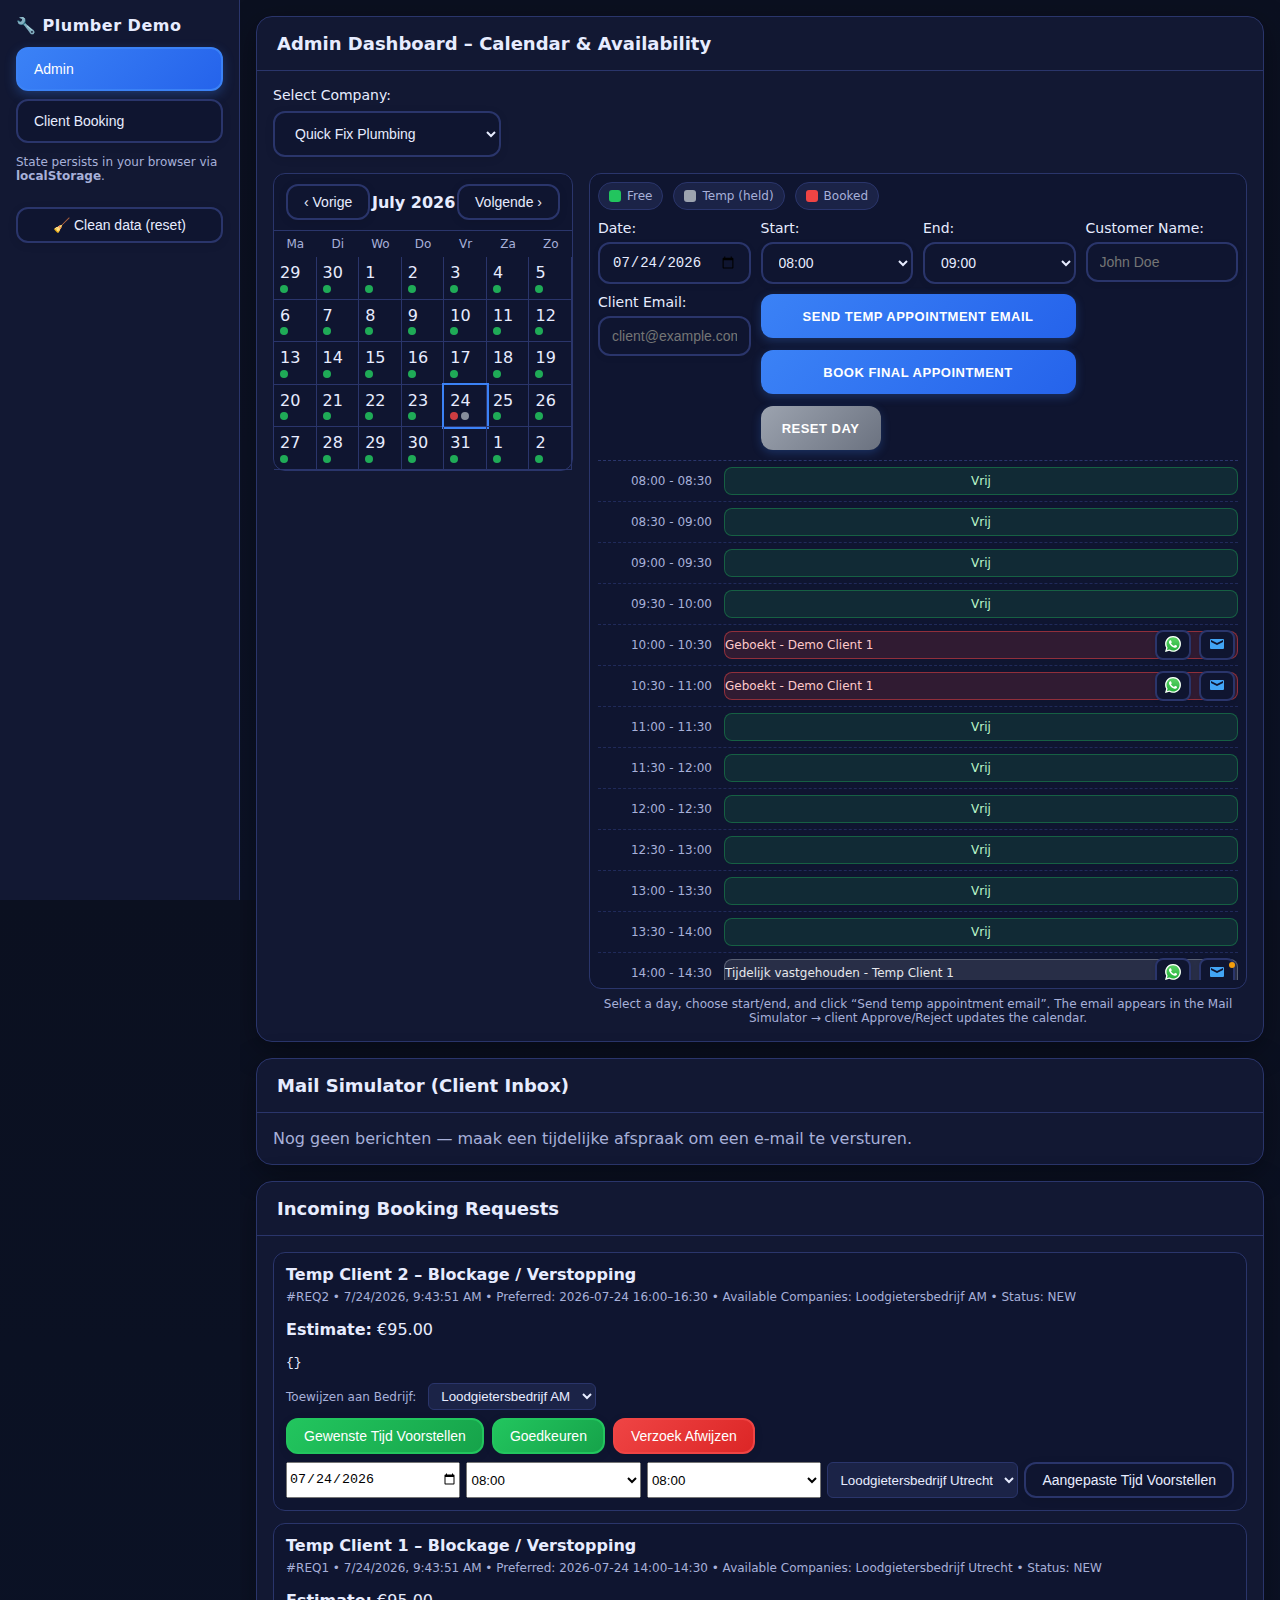
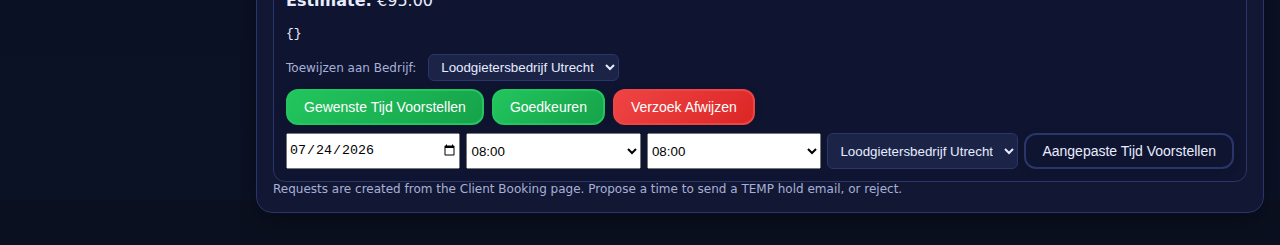
<file: index.html>
<!DOCTYPE html>
<html lang="en">
    <head>
        <meta charset="UTF-8" />
        <meta name="viewport" content="width=device-width, initial-scale=1.0" />
        <title>Plumber Scheduling – Demo</title>
        <link rel="stylesheet" href="styles.css" />
    </head>
    <body>
        <button id="sidebar-toggle" class="sidebar-toggle" aria-label="Toggle sidebar">☰</button>
        <div class="layout">
            <aside class="sidebar">
                <div class="brand">🔧 Plumber Demo</div>
                <div class="nav">
                    <button id="nav-admin" class="active">Admin</button>
                    <button id="nav-client">Client Booking</button>
                </div>
                <p class="note" style="margin-top: 12px">
                    State persists in your browser via <strong>localStorage</strong>.
                </p>
                <button id="btnClear" class="btn" style="margin-top: 12px; width: 100%">
                    🧹 Clean data (reset)
                </button>
            </aside>

            <!-- ADMIN PAGE -->
            <main id="page-admin" class="page">
                <section class="panel">
                    <h2>Admin Dashboard – Calendar & Availability</h2>
                    <div class="panel-body">
                        <div style="margin-bottom: 16px">
                            <label
                                style="
                                    color: var(--text);
                                    font-size: 14px;
                                    font-weight: 500;
                                    display: block;
                                    margin-bottom: 8px;
                                "
                            >
                                Select Company:
                            </label>
                            <select
                                id="companySelect"
                                style="
                                    background: var(--card);
                                    border: 2px solid var(--border);
                                    color: var(--text);
                                    padding: 12px 16px;
                                    border-radius: 12px;
                                    min-width: 200px;
                                    font-size: 14px;
                                    transition: all 0.2s ease;
                                    box-shadow: 0 2px 8px rgba(0, 0, 0, 0.1);
                                "
                            >
                                <option value="C1">Quick Fix Plumbing</option>
                                <option value="C2">Professional Drain Services</option>
                                <option value="C3">Emergency Plumbing 24/7</option>
                            </select>
                        </div>
                        <div class="grid-2">
                            <div>
                                <div class="month" id="month"></div>
                            </div>
                            <div>
                                <div class="schedule">
                                    <div class="legend">
                                        <span class="pill"
                                            ><span
                                                class="swatch"
                                                style="background: var(--green)"
                                            ></span>
                                            Free</span
                                        >
                                        <span class="pill"
                                            ><span
                                                class="swatch"
                                                style="background: var(--gray)"
                                            ></span>
                                            Temp (held)</span
                                        >
                                        <span class="pill"
                                            ><span
                                                class="swatch"
                                                style="background: var(--red)"
                                            ></span>
                                            Booked</span
                                        >
                                    </div>

                                    <div class="controls">
                                        <label>
                                            Date:
                                            <input type="date" id="datePicker" />
                                        </label>
                                        <label>
                                            Start:
                                            <select id="startTime"></select>
                                        </label>
                                        <label>
                                            End:
                                            <select id="endTime"></select>
                                        </label>
                                        <label>
                                            Customer Name:
                                            <input
                                                id="customerName"
                                                type="text"
                                                placeholder="John Doe"
                                            />
                                        </label>
                                        <label>
                                            Client Email:
                                            <input
                                                id="clientEmail"
                                                type="email"
                                                placeholder="client@example.com"
                                            />
                                        </label>
                                        <div class="controls-actions">
                                            <button id="btnHold" class="primary">
                                                Send temp appointment email
                                            </button>
                                            <button id="btnBookFinal" class="primary">
                                                Book final appointment
                                            </button>
                                            <button
                                                id="btnResetDay"
                                                class="secondary"
                                                title="Clear day to all free"
                                            >
                                                Reset day
                                            </button>
                                        </div>
                                    </div>

                                    <div id="slots" class="slots" aria-live="polite"></div>
                                </div>
                                <div class="footer">
                                    Select a day, choose start/end, and click “Send temp appointment
                                    email”. The email appears in the Mail Simulator → client
                                    Approve/Reject updates the calendar.
                                </div>
                            </div>
                        </div>
                    </div>
                </section>

                <section class="panel">
                    <h2>Mail Simulator (Client Inbox)</h2>
                    <div class="panel-body">
                        <div id="mailList" class="mail-list"></div>
                    </div>
                </section>

                <section class="panel">
                    <h2>Incoming Booking Requests</h2>
                    <div class="panel-body">
                        <div id="requestList" class="request-list"></div>
                        <div class="note">
                            Requests are created from the Client Booking page. Propose a time to
                            send a TEMP hold email, or reject.
                        </div>
                    </div>
                </section>
            </main>

            <!-- CLIENT PAGE -->
            <main id="page-client" class="page" style="display: none">
                <section class="panel">
                    <h2>Client Booking – Choose Service & Time</h2>
                    <div class="panel-body">
                        <div id="c_error" class="error hidden" style="margin-bottom: 12px"></div>
                        <div class="client-grid">
                            <!-- Left: service & details -->
                            <div>
                                <div class="field">
                                    <label>Your name</label>
                                    <input id="c_name" placeholder="Jane Doe" />
                                </div>
                                <div class="field">
                                    <label>Your email</label>
                                    <input
                                        id="c_email"
                                        type="email"
                                        placeholder="jane@example.com"
                                    />
                                </div>
                                <div class="field">
                                    <label>Service</label>
                                    <select id="c_service"></select>
                                </div>
                                <div id="c_questions"></div>

                                <div class="field">
                                    <label>Estimated price</label>
                                    <div id="c_estimate" class="tag">Select a service…</div>
                                </div>
                            </div>

                            <!-- Right: time selection -->
                            <div id="client-right" class="hidden">
                                <div class="field">
                                    <label>Date</label>
                                    <input type="date" id="c_date" />
                                </div>
                                <div class="field">
                                    <label>Available times (free slots only)</label>
                                    <div id="c_times" class="timegrid"></div>
                                </div>
                                <div class="field">
                                    <label>Selected time</label>
                                    <div id="c_selected" class="tag">None</div>
                                </div>
                                <button id="c_send" class="btn" style="padding: 10px 14px">
                                    Send Request
                                </button>
                                <div id="c_result" class="note" style="margin-top: 8px"></div>
                            </div>
                        </div>
                    </div>
                </section>
            </main>
        </div>

        <script src="app.js" defer></script>
    </body>
</html>
</file>
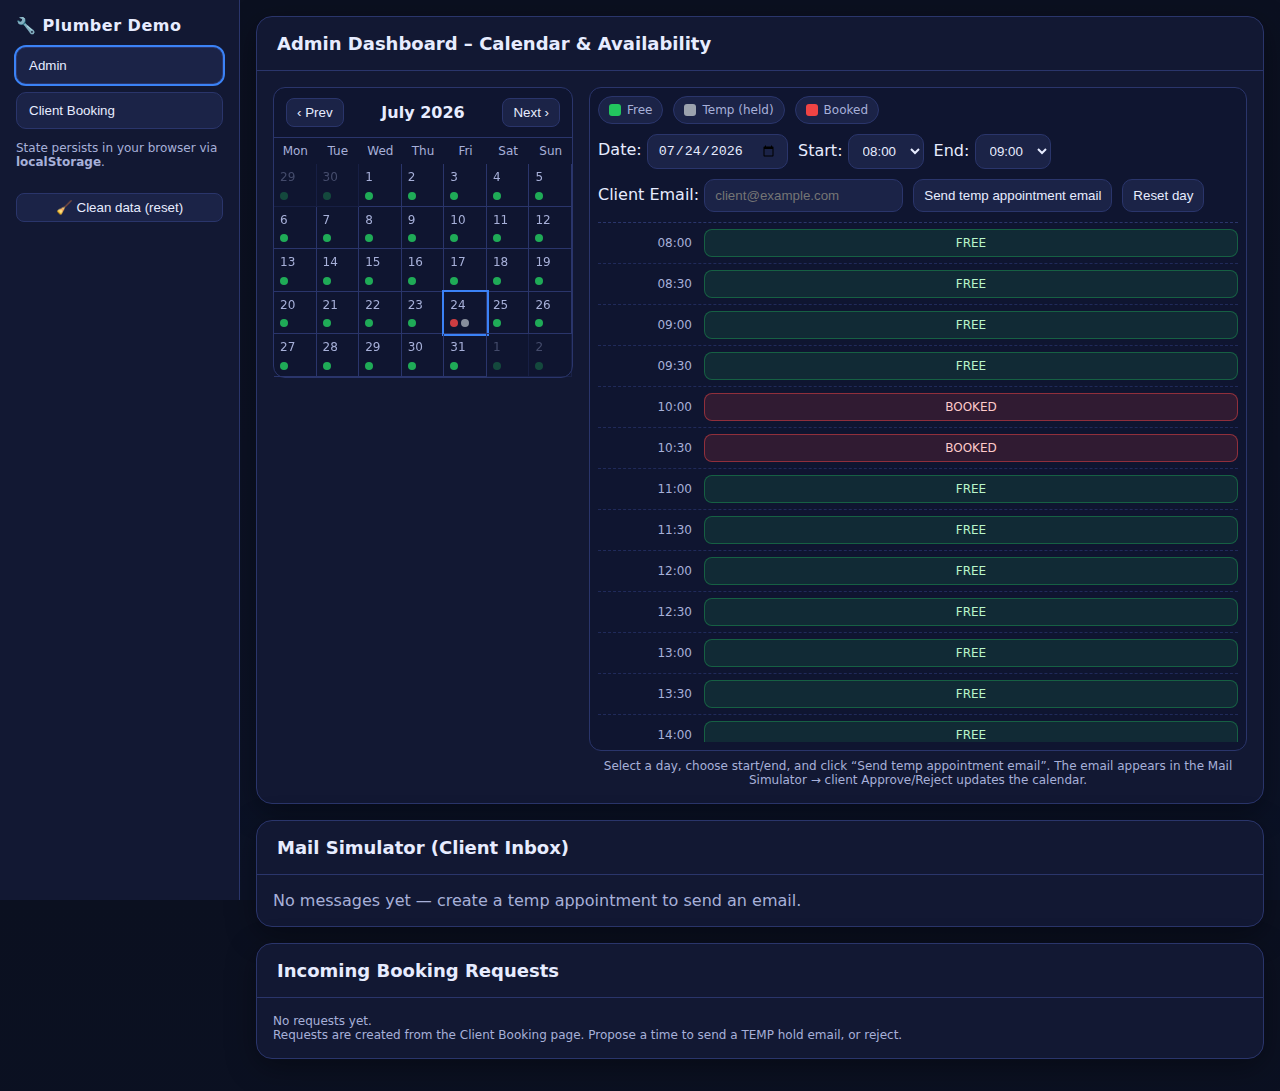
<file: plumber_demo_app_html_js (4).html>
<!DOCTYPE html>
<html lang="en">
    <head>
        <meta charset="UTF-8" />
        <meta name="viewport" content="width=device-width, initial-scale=1.0" />
        <title>Plumber Scheduling – Demo</title>
        <style>
            :root {
                --bg: #0b1020;
                --panel: #121833;
                --muted: #1b2347;
                --text: #e7ecff;
                --sub: #a7b0d9;
                --green: #22c55e;
                --red: #ef4444;
                --gray: #9ca3af;
                --yellow: #f59e0b;
                --blue: #3b82f6;
                --card: #0f1530;
                --border: #2a356b;
                --shadow: 0 8px 30px rgba(0, 0, 0, 0.35);
            }
            * {
                box-sizing: border-box;
            }
            html,
            body {
                height: 100%;
            }
            body {
                margin: 0;
                background: linear-gradient(180deg, #0b1020, #0b1226);
                color: var(--text);
                font-family: Inter, ui-sans-serif, system-ui, -apple-system, Segoe UI, Roboto,
                    Helvetica, Arial;
            }

            .layout {
                display: grid;
                grid-template-columns: 240px 1fr;
                min-height: 100vh;
            }
            @media (max-width: 900px) {
                .layout {
                    grid-template-columns: 1fr;
                }
            }

            /* Sidebar */
            .sidebar {
                background: var(--panel);
                border-right: 1px solid var(--border);
                padding: 16px;
                position: sticky;
                top: 0;
                height: 100vh;
            }
            .brand {
                font-weight: 800;
                letter-spacing: 0.5px;
                margin-bottom: 12px;
            }
            .nav {
                display: flex;
                flex-direction: column;
                gap: 8px;
            }
            .nav button {
                background: var(--muted);
                border: 1px solid var(--border);
                color: var(--text);
                padding: 10px 12px;
                border-radius: 10px;
                text-align: left;
                cursor: pointer;
            }
            .nav button.active {
                outline: 2px solid var(--blue);
            }

            /* Panels */
            .page {
                padding: 16px;
            }
            .panel {
                background: var(--panel);
                border: 1px solid var(--border);
                border-radius: 16px;
                box-shadow: var(--shadow);
                margin-bottom: 16px;
            }
            .panel h2 {
                margin: 0;
                padding: 16px 20px;
                border-bottom: 1px solid var(--border);
                font-size: 18px;
            }
            .panel-body {
                padding: 16px;
            }

            .app {
                display: grid;
                grid-template-columns: 1.2fr 0.8fr;
                gap: 16px;
                max-width: 1400px;
                margin: 0 auto;
            }
            @media (max-width: 1100px) {
                .app {
                    grid-template-columns: 1fr;
                }
            }

            .grid-2 {
                display: grid;
                grid-template-columns: 300px 1fr;
                gap: 16px;
            }
            @media (max-width: 900px) {
                .grid-2 {
                    grid-template-columns: 1fr;
                }
            }

            /* Month calendar */
            .month {
                background: var(--card);
                border: 1px solid var(--border);
                border-radius: 12px;
            }
            .month header {
                display: flex;
                align-items: center;
                justify-content: space-between;
                padding: 10px 12px;
                border-bottom: 1px solid var(--border);
            }
            .month header button {
                background: var(--muted);
                border: 1px solid var(--border);
                color: var(--text);
                padding: 6px 10px;
                border-radius: 8px;
                cursor: pointer;
            }
            .month header .title {
                font-weight: 600;
            }
            .dow,
            .days {
                display: grid;
                grid-template-columns: repeat(7, 1fr);
            }
            .dow div {
                padding: 6px 0;
                text-align: center;
                color: var(--sub);
                font-size: 12px;
            }
            .day {
                aspect-ratio: 1/1;
                position: relative;
                border-right: 1px solid var(--border);
                border-bottom: 1px solid var(--border);
                padding: 6px;
                cursor: pointer;
            }
            .day.out {
                opacity: 0.35;
            }
            .day:hover {
                background: #121a40;
            }
            .day .num {
                font-size: 12px;
                color: var(--sub);
            }
            .dots {
                position: absolute;
                left: 6px;
                bottom: 6px;
                display: flex;
                gap: 3px;
            }
            .dot {
                width: 8px;
                height: 8px;
                border-radius: 999px;
                opacity: 0.85;
            }

            /* Day schedule */
            .schedule {
                background: var(--card);
                border: 1px solid var(--border);
                border-radius: 12px;
                padding: 8px;
            }
            .legend {
                display: flex;
                gap: 10px;
                flex-wrap: wrap;
                margin-bottom: 10px;
            }
            .pill {
                display: inline-flex;
                align-items: center;
                gap: 6px;
                border: 1px solid var(--border);
                background: var(--muted);
                padding: 6px 10px;
                border-radius: 999px;
                font-size: 12px;
                color: var(--sub);
            }
            .swatch {
                width: 12px;
                height: 12px;
                border-radius: 3px;
            }

            .slots {
                max-height: 520px;
                overflow: auto;
                border-top: 1px dashed var(--border);
            }
            .trow {
                display: grid;
                grid-template-columns: 100px 1fr;
                gap: 6px;
                align-items: center;
                padding: 6px 0;
                border-bottom: 1px dashed #202a5a;
            }
            .time {
                color: var(--sub);
                font-size: 12px;
                text-align: right;
                padding-right: 6px;
            }
            .slot {
                height: 28px;
                border-radius: 8px;
                border: 1px solid var(--border);
                display: flex;
                align-items: center;
                justify-content: center;
                font-size: 12px;
                cursor: pointer;
                user-select: none;
            }
            .FREE {
                background: rgba(34, 197, 94, 0.12);
                border-color: rgba(34, 197, 94, 0.35);
                color: #b9f6ca;
            }
            .TEMP {
                background: rgba(156, 163, 175, 0.18);
                border-color: rgba(156, 163, 175, 0.45);
                color: #e5e7eb;
            }
            .BOOKED {
                background: rgba(239, 68, 68, 0.15);
                border-color: rgba(239, 68, 68, 0.5);
                color: #fecaca;
            }

            .controls {
                display: flex;
                gap: 10px;
                flex-wrap: wrap;
                margin: 10px 0;
            }
            .controls select,
            .controls input,
            .controls button {
                background: var(--muted);
                border: 1px solid var(--border);
                color: var(--text);
                padding: 8px 10px;
                border-radius: 10px;
            }
            .controls button {
                cursor: pointer;
            }

            /* Mail simulator */
            .mail-list {
                display: flex;
                flex-direction: column;
                gap: 12px;
            }
            .mail {
                background: var(--card);
                border: 1px solid var(--border);
                border-radius: 12px;
                padding: 12px;
            }
            .subj {
                font-weight: 700;
                margin-bottom: 6px;
            }
            .meta {
                color: var(--sub);
                font-size: 12px;
                margin-bottom: 8px;
            }
            .actions {
                display: flex;
                gap: 8px;
                margin-top: 8px;
            }
            .btn {
                border: 1px solid var(--border);
                background: var(--muted);
                color: var(--text);
                padding: 6px 10px;
                border-radius: 8px;
                cursor: pointer;
            }
            .btn.approve {
                background: rgba(34, 197, 94, 0.18);
            }
            .btn.reject {
                background: rgba(239, 68, 68, 0.18);
            }

            .footer {
                color: var(--sub);
                font-size: 12px;
                text-align: center;
                margin-top: 8px;
            }

            /* Client page */
            .client-grid {
                display: grid;
                grid-template-columns: 1fr 1fr;
                gap: 16px;
                max-width: 1200px;
                margin: 0 auto;
            }
            @media (max-width: 1000px) {
                .client-grid {
                    grid-template-columns: 1fr;
                }
            }
            .form-row {
                display: grid;
                grid-template-columns: 1fr 1fr;
                gap: 10px;
            }
            .field {
                display: flex;
                flex-direction: column;
                gap: 6px;
                margin-bottom: 10px;
            }
            .field input,
            .field select,
            .field textarea {
                background: var(--muted);
                border: 1px solid var(--border);
                color: var(--text);
                padding: 10px;
                border-radius: 10px;
            }
            .tag {
                display: inline-block;
                background: var(--muted);
                border: 1px solid var(--border);
                padding: 4px 8px;
                border-radius: 999px;
                color: var(--sub);
                font-size: 12px;
            }
            .timegrid {
                display: grid;
                grid-template-columns: repeat(auto-fill, minmax(120px, 1fr));
                gap: 8px;
            }
            .timebtn {
                border: 1px solid var(--border);
                background: var(--muted);
                color: var(--text);
                padding: 8px 10px;
                border-radius: 10px;
                cursor: pointer;
                text-align: center;
            }
            .timebtn.selected {
                outline: 2px solid var(--blue);
            }

            .request-list {
                display: flex;
                flex-direction: column;
                gap: 12px;
            }
            .note {
                color: var(--sub);
                font-size: 12px;
            }
            .error {
                color: #fecaca;
                background: rgba(239, 68, 68, 0.12);
                border: 1px solid rgba(239, 68, 68, 0.5);
                padding: 8px 10px;
                border-radius: 8px;
            }
            .hidden {
                display: none !important;
            }

            /* Popup Modal */
            .popup-overlay {
                position: fixed;
                top: 0;
                left: 0;
                width: 100%;
                height: 100%;
                background: rgba(0, 0, 0, 0.7);
                display: flex;
                align-items: center;
                justify-content: center;
                z-index: 1000;
            }
            .popup {
                background: var(--panel);
                border: 1px solid var(--border);
                border-radius: 16px;
                padding: 20px;
                max-width: 500px;
                width: 90%;
                box-shadow: var(--shadow);
                position: relative;
            }
            .popup h3 {
                margin: 0 0 16px 0;
                color: var(--text);
            }
            .popup-close {
                position: absolute;
                top: 12px;
                right: 16px;
                background: none;
                border: none;
                color: var(--sub);
                font-size: 20px;
                cursor: pointer;
                padding: 4px;
            }
            .popup-close:hover {
                color: var(--text);
            }
            .popup-info {
                display: flex;
                flex-direction: column;
                gap: 8px;
            }
            .popup-row {
                display: flex;
                justify-content: space-between;
                padding: 4px 0;
                border-bottom: 1px solid var(--border);
            }
            .popup-row:last-child {
                border-bottom: none;
            }
            .popup-label {
                color: var(--sub);
                font-weight: 600;
            }
            .popup-value {
                color: var(--text);
            }
        </style>
    </head>
    <body>
        <div class="layout">
            <aside class="sidebar">
                <div class="brand">🔧 Plumber Demo</div>
                <div class="nav">
                    <button id="nav-admin" class="active">Admin</button>
                    <button id="nav-client">Client Booking</button>
                </div>
                <p class="note" style="margin-top: 12px">
                    State persists in your browser via <strong>localStorage</strong>.
                </p>
                <button id="btnClear" class="btn" style="margin-top: 12px; width: 100%">
                    🧹 Clean data (reset)
                </button>
            </aside>

            <!-- ADMIN PAGE -->
            <main id="page-admin" class="page">
                <section class="panel">
                    <h2>Admin Dashboard – Calendar & Availability</h2>
                    <div class="panel-body">
                        <div class="grid-2">
                            <div>
                                <div class="month" id="month"></div>
                            </div>
                            <div>
                                <div class="schedule">
                                    <div class="legend">
                                        <span class="pill"
                                            ><span
                                                class="swatch"
                                                style="background: var(--green)"
                                            ></span>
                                            Free</span
                                        >
                                        <span class="pill"
                                            ><span
                                                class="swatch"
                                                style="background: var(--gray)"
                                            ></span>
                                            Temp (held)</span
                                        >
                                        <span class="pill"
                                            ><span
                                                class="swatch"
                                                style="background: var(--red)"
                                            ></span>
                                            Booked</span
                                        >
                                    </div>

                                    <div class="controls">
                                        <label>
                                            Date:
                                            <input type="date" id="datePicker" />
                                        </label>
                                        <label>
                                            Start:
                                            <select id="startTime"></select>
                                        </label>
                                        <label>
                                            End:
                                            <select id="endTime"></select>
                                        </label>
                                        <label>
                                            Client Email:
                                            <input
                                                id="clientEmail"
                                                type="email"
                                                placeholder="client@example.com"
                                            />
                                        </label>
                                        <button id="btnHold">Send temp appointment email</button>
                                        <button id="btnResetDay" title="Clear day to all free">
                                            Reset day
                                        </button>
                                    </div>

                                    <div id="slots" class="slots" aria-live="polite"></div>
                                </div>
                                <div class="footer">
                                    Select a day, choose start/end, and click “Send temp appointment
                                    email”. The email appears in the Mail Simulator → client
                                    Approve/Reject updates the calendar.
                                </div>
                            </div>
                        </div>
                    </div>
                </section>

                <section class="panel">
                    <h2>Mail Simulator (Client Inbox)</h2>
                    <div class="panel-body">
                        <div id="mailList" class="mail-list"></div>
                    </div>
                </section>

                <section class="panel">
                    <h2>Incoming Booking Requests</h2>
                    <div class="panel-body">
                        <div id="requestList" class="request-list"></div>
                        <div class="note">
                            Requests are created from the Client Booking page. Propose a time to
                            send a TEMP hold email, or reject.
                        </div>
                    </div>
                </section>
            </main>

            <!-- CLIENT PAGE -->
            <main id="page-client" class="page" style="display: none">
                <section class="panel">
                    <h2>Client Booking – Choose Service & Time</h2>
                    <div class="panel-body">
                        <div id="c_error" class="error hidden" style="margin-bottom: 12px"></div>
                        <div class="client-grid">
                            <!-- Left: service & details -->
                            <div>
                                <div class="field">
                                    <label>Your name</label>
                                    <input id="c_name" placeholder="Jane Doe" />
                                </div>
                                <div class="field">
                                    <label>Your email</label>
                                    <input
                                        id="c_email"
                                        type="email"
                                        placeholder="jane@example.com"
                                    />
                                </div>
                                <div class="field">
                                    <label>Service</label>
                                    <select id="c_service"></select>
                                </div>
                                <div id="c_questions"></div>

                                <div class="field">
                                    <label>Estimated price</label>
                                    <div id="c_estimate" class="tag">Select a service…</div>
                                </div>
                            </div>

                            <!-- Right: time selection -->
                            <div id="client-right" class="hidden">
                                <div class="field">
                                    <label>Date</label>
                                    <input type="date" id="c_date" />
                                </div>
                                <div class="field">
                                    <label>Available times (free slots only)</label>
                                    <div id="c_times" class="timegrid"></div>
                                </div>
                                <div class="field">
                                    <label>Selected time</label>
                                    <div id="c_selected" class="tag">None</div>
                                </div>
                                <button id="c_send" class="btn" style="padding: 10px 14px">
                                    Send Request
                                </button>
                                <div id="c_result" class="note" style="margin-top: 8px"></div>
                            </div>
                        </div>
                    </div>
                </section>
            </main>
        </div>

        <script>
            // --- Config ---
            const WORK_START = 8; // 08:00
            const WORK_END = 18; // 18:00
            const SLOT_MIN = 30; // 30-min slots
            const STORAGE_KEY = 'plumberDemoState_v3';

            // Demo services catalog
            const SERVICES = [
                {
                    id: 'S1',
                    name: 'Blockage / Verstopping',
                    type: 'EASY',
                    durationSlots: 2, // 60m
                    base: 95,
                    questions: [
                        {
                            key: 'location',
                            label: 'Location',
                            type: 'select',
                            options: ['Kitchen', 'Bathroom', 'Toilet']
                        },
                        {
                            key: 'severity',
                            label: 'Severity',
                            type: 'select',
                            options: ['Slow drain', 'Fully blocked']
                        },
                        { key: 'afterHours', label: 'After-hours?', type: 'boolean' }
                    ],
                    price: (ans) => {
                        let p = 95; // base
                        if (ans.severity === 'Fully blocked') p += 40;
                        if (ans.location === 'Toilet') p += 20;
                        if (ans.afterHours === true) p += 60;
                        return p;
                    }
                },
                {
                    id: 'S2',
                    name: 'Bathroom Renovation (Quotation)',
                    type: 'COMPLEX',
                    durationSlots: 4, // 2h site visit slot (demo)
                    base: 0,
                    questions: [
                        { key: 'area', label: 'Approx. bathroom size (m²)', type: 'number' },
                        { key: 'shower', label: 'Shower?', type: 'boolean' },
                        { key: 'bathtub', label: 'Bathtub?', type: 'boolean' }
                    ],
                    price: (ans) => null // quotation
                }
            ];

            // --- Utility time helpers ---
            function formatDateKey(d) {
                const y = d.getFullYear();
                const m = ('0' + (d.getMonth() + 1)).slice(-2);
                const day = ('0' + d.getDate()).slice(-2);
                return `${y}-${m}-${day}`;
            }
            function parseDateKey(key) {
                const [y, m, d] = key.split('-').map(Number);
                return new Date(y, m - 1, d);
            }
            function minutesToHHMM(min) {
                const h = Math.floor(min / 60),
                    m = min % 60;
                return `${('' + h).padStart(2, '0')}:${('' + m).padStart(2, '0')}`;
            }
            function hhmmToMinutes(hhmm) {
                const [h, m] = hhmm.split(':').map(Number);
                return h * 60 + m;
            }

            // --- State ---
            const state = {
                monthCursor: new Date(),
                selectedDate: new Date(),
                schedule: {}, // dateKey -> ['FREE'|'TEMP'|'BOOKED']
                emails: [], // {id, subj, body, apptId, status, to}
                appts: {}, // apptId -> {dateKey,startIdx,endIdx,status}
                requests: [], // array of request objects (client → admin)
                nextApptId: 1,
                nextEmailId: 1,
                nextRequestId: 1,
                currentPage: 'admin',
                clientSelection: { serviceId: null, dateKey: null, startIdx: null, endIdx: null }
            };

            // --- Persistence ---
            function saveState() {
                const data = {
                    monthCursor: state.monthCursor.toISOString(),
                    selectedDate: state.selectedDate.toISOString(),
                    schedule: state.schedule,
                    emails: state.emails,
                    appts: state.appts,
                    requests: state.requests,
                    nextApptId: state.nextApptId,
                    nextEmailId: state.nextEmailId,
                    nextRequestId: state.nextRequestId
                };
                localStorage.setItem(STORAGE_KEY, JSON.stringify(data));
            }
            function loadState() {
                const raw = localStorage.getItem(STORAGE_KEY);
                if (!raw) return false;
                try {
                    const data = JSON.parse(raw);
                    if (data.monthCursor) state.monthCursor = new Date(data.monthCursor);
                    if (data.selectedDate) state.selectedDate = new Date(data.selectedDate);
                    Object.assign(state.schedule, data.schedule || {});
                    state.emails = data.emails || [];
                    state.appts = data.appts || {};
                    state.requests = data.requests || [];
                    state.nextApptId = data.nextApptId || 1;
                    state.nextEmailId = data.nextEmailId || 1;
                    state.nextRequestId = data.nextRequestId || 1;
                    return true;
                } catch (e) {
                    console.warn('Failed to load saved state', e);
                    return false;
                }
            }

            // Initialize default day slots as FREE
            function ensureDay(dateKey) {
                if (!state.schedule[dateKey]) {
                    const slots = [];
                    const total = ((WORK_END - WORK_START) * 60) / SLOT_MIN;
                    for (let i = 0; i < total; i++) slots.push('FREE');
                    state.schedule[dateKey] = slots;
                }
            }

            // --- Month calendar rendering (Admin) ---
            function renderMonth() {
                const wrap = document.getElementById('month');
                if (!wrap) return;
                wrap.innerHTML = '';
                const d = new Date(
                    state.monthCursor.getFullYear(),
                    state.monthCursor.getMonth(),
                    1
                );
                const year = d.getFullYear();
                const month = d.getMonth();
                const monthName = d.toLocaleString(undefined, { month: 'long', year: 'numeric' });

                const header = document.createElement('header');
                const prev = document.createElement('button');
                prev.textContent = '‹ Prev';
                prev.onclick = () => {
                    state.monthCursor = new Date(year, month - 1, 1);
                    renderMonth();
                    saveState();
                };
                const next = document.createElement('button');
                next.textContent = 'Next ›';
                next.onclick = () => {
                    state.monthCursor = new Date(year, month + 1, 1);
                    renderMonth();
                    saveState();
                };
                const title = document.createElement('div');
                title.className = 'title';
                title.textContent = monthName;
                header.append(prev, title, next);

                const dow = document.createElement('div');
                dow.className = 'dow';
                ['Mon', 'Tue', 'Wed', 'Thu', 'Fri', 'Sat', 'Sun'].forEach((d) => {
                    const el = document.createElement('div');
                    el.textContent = d;
                    dow.appendChild(el);
                });

                const days = document.createElement('div');
                days.className = 'days';
                const firstDow = (d.getDay() + 6) % 7; // Monday=0
                const daysInMonth = new Date(year, month + 1, 0).getDate();

                for (let i = 0; i < firstDow; i++) {
                    const dd = new Date(year, month, -firstDow + i + 1);
                    days.appendChild(dayCell(dd, true));
                }
                for (let i = 1; i <= daysInMonth; i++) {
                    const dd = new Date(year, month, i);
                    days.appendChild(dayCell(dd, false));
                }
                const totalCells = firstDow + daysInMonth;
                const trailing = (7 - (totalCells % 7)) % 7;
                for (let i = 1; i <= trailing; i++) {
                    const dd = new Date(year, month + 1, i);
                    days.appendChild(dayCell(dd, true));
                }

                wrap.append(header, dow, days);
            }

            function dayCell(date, isOut) {
                const dateKey = formatDateKey(date);
                ensureDay(dateKey);
                const cell = document.createElement('div');
                cell.className = 'day' + (isOut ? ' out' : '');
                if (formatDateKey(state.selectedDate) === dateKey)
                    cell.style.outline = '2px solid var(--blue)';
                const num = document.createElement('div');
                num.className = 'num';
                num.textContent = date.getDate();
                const dots = document.createElement('div');
                dots.className = 'dots';
                const slots = state.schedule[dateKey];
                const hasBooked = slots.includes('BOOKED');
                const hasTemp = slots.includes('TEMP');
                if (hasBooked) {
                    const el = document.createElement('div');
                    el.className = 'dot';
                    el.style.background = 'var(--red)';
                    dots.appendChild(el);
                }
                if (hasTemp) {
                    const el = document.createElement('div');
                    el.className = 'dot';
                    el.style.background = 'var(--gray)';
                    dots.appendChild(el);
                }
                if (!hasBooked && !hasTemp) {
                    const el = document.createElement('div');
                    el.className = 'dot';
                    el.style.background = 'var(--green)';
                    dots.appendChild(el);
                }

                cell.append(num, dots);
                cell.onclick = () => {
                    state.selectedDate = new Date(date);
                    syncDatePicker();
                    renderMonth();
                    renderDay();
                    saveState();
                };
                return cell;
            }

            function renderDay() {
                const container = document.getElementById('slots');
                if (!container) return;
                container.innerHTML = '';
                const dateKey = formatDateKey(state.selectedDate);
                ensureDay(dateKey);
                const slots = state.schedule[dateKey];
                const startMin = WORK_START * 60;
                const total = slots.length;

                for (let i = 0; i < total; i++) {
                    const row = document.createElement('div');
                    row.className = 'trow';
                    const label = document.createElement('div');
                    label.className = 'time';
                    label.textContent = minutesToHHMM(startMin + i * SLOT_MIN);
                    const box = document.createElement('div');
                    box.className = 'slot ' + slots[i];
                    box.textContent = slots[i];

                    // Set appropriate tooltip based on slot status
                    if (slots[i] === 'FREE') {
                        box.title = 'Click to make TEMP (demo)';
                    } else if (slots[i] === 'TEMP') {
                        box.title = 'Click to view appointment details';
                    } else if (slots[i] === 'BOOKED') {
                        box.title = 'Click to view booking details';
                    }

                    // Debug: Add visual indicator for first slot
                    if (i === 0) {
                        box.title = 'FIRST SLOT (08:00) - ' + box.title;
                    }

                    box.onclick = () => {
                        if (slots[i] === 'FREE') {
                            slots[i] = 'TEMP';
                            renderDay();
                            renderMonth();
                            saveState();
                        } else if (slots[i] === 'TEMP' || slots[i] === 'BOOKED') {
                            // Show popup with appointment/client details
                            showAppointmentPopup(dateKey, i, slots[i]);
                        }
                    };
                    row.append(label, box);
                    container.appendChild(row);
                }
            }

            // --- Controls: time selects & date picker (Admin) ---
            function buildTimeOptions() {
                const startSel = document.getElementById('startTime');
                const endSel = document.getElementById('endTime');
                if (!startSel || !endSel) return;
                startSel.innerHTML = '';
                endSel.innerHTML = '';
                const startMin = WORK_START * 60;
                const total = ((WORK_END - WORK_START) * 60) / SLOT_MIN;
                for (let i = 0; i <= total; i++) {
                    const t = minutesToHHMM(startMin + i * SLOT_MIN);
                    const opt1 = document.createElement('option');
                    opt1.value = t;
                    opt1.textContent = t;
                    startSel.appendChild(opt1);
                    const opt2 = document.createElement('option');
                    opt2.value = t;
                    opt2.textContent = t;
                    endSel.appendChild(opt2);
                }
                startSel.selectedIndex = 0;
                endSel.selectedIndex = 2; // 1 hour default
            }

            function syncDatePicker() {
                const dp = document.getElementById('datePicker');
                if (!dp) return;
                dp.value = formatDateKey(state.selectedDate);
            }

            // --- Helpers ---
            function emailValid(v) {
                return typeof v === 'string' && v.includes('@') && v.includes('.');
            }
            function showClientError(msg) {
                const box = document.getElementById('c_error');
                if (!box) return;
                box.textContent = msg;
                box.classList.remove('hidden');
            }
            function clearClientError() {
                const box = document.getElementById('c_error');
                if (!box) return;
                box.textContent = '';
                box.classList.add('hidden');
            }

            // --- Popup for appointment details ---
            function findAppointmentInfo(dateKey, slotIndex) {
                // Find appointment that includes this slot
                for (const apptId in state.appts) {
                    const appt = state.appts[apptId];
                    if (
                        appt.dateKey === dateKey &&
                        slotIndex >= appt.startIdx &&
                        slotIndex < appt.endIdx
                    ) {
                        return { type: 'appointment', data: appt, apptId: apptId };
                    }
                }

                // Find request with hold that includes this slot
                for (const req of state.requests) {
                    if (
                        req.hold &&
                        req.hold.dateKey === dateKey &&
                        slotIndex >= req.hold.startIdx &&
                        slotIndex < req.hold.endIdx
                    ) {
                        return { type: 'request', data: req };
                    }
                }

                return null;
            }

            function showAppointmentPopup(dateKey, slotIndex, slotStatus) {
                const info = findAppointmentInfo(dateKey, slotIndex);

                let title, content;
                if (info?.type === 'appointment') {
                    const appt = info.data;
                    const startTime = minutesToHHMM(WORK_START * 60 + appt.startIdx * SLOT_MIN);
                    const endTime = minutesToHHMM(WORK_START * 60 + appt.endIdx * SLOT_MIN);

                    title = `Appointment #${info.apptId}`;
                    content = `
                        <div class="popup-row">
                            <span class="popup-label">Status:</span>
                            <span class="popup-value">${appt.status}</span>
                        </div>
                        <div class="popup-row">
                            <span class="popup-label">Date:</span>
                            <span class="popup-value">${dateKey}</span>
                        </div>
                        <div class="popup-row">
                            <span class="popup-label">Time:</span>
                            <span class="popup-value">${startTime} - ${endTime}</span>
                        </div>
                        <div class="popup-row">
                            <span class="popup-label">Duration:</span>
                            <span class="popup-value">${
                                (appt.endIdx - appt.startIdx) * SLOT_MIN
                            } minutes</span>
                        </div>
                    `;
                } else if (info?.type === 'request') {
                    const req = info.data;
                    const startTime = minutesToHHMM(WORK_START * 60 + req.hold.startIdx * SLOT_MIN);
                    const endTime = minutesToHHMM(WORK_START * 60 + req.hold.endIdx * SLOT_MIN);

                    title = `Client Request #${req.id}`;
                    content = `
                        <div class="popup-row">
                            <span class="popup-label">Client:</span>
                            <span class="popup-value">${req.customer.name}</span>
                        </div>
                        <div class="popup-row">
                            <span class="popup-label">Email:</span>
                            <span class="popup-value">${req.customer.email}</span>
                        </div>
                        <div class="popup-row">
                            <span class="popup-label">Service:</span>
                            <span class="popup-value">${req.serviceName}</span>
                        </div>
                        <div class="popup-row">
                            <span class="popup-label">Status:</span>
                            <span class="popup-value">${req.status}</span>
                        </div>
                        <div class="popup-row">
                            <span class="popup-label">Date:</span>
                            <span class="popup-value">${dateKey}</span>
                        </div>
                        <div class="popup-row">
                            <span class="popup-label">Time:</span>
                            <span class="popup-value">${startTime} - ${endTime}</span>
                        </div>
                        <div class="popup-row">
                            <span class="popup-label">Estimate:</span>
                            <span class="popup-value">${
                                req.estimate != null ? '€' + req.estimate.toFixed(2) : 'Quotation'
                            }</span>
                        </div>
                    `;
                } else {
                    title = `${slotStatus} Slot`;
                    content = `
                        <div class="popup-row">
                            <span class="popup-label">Date:</span>
                            <span class="popup-value">${dateKey}</span>
                        </div>
                        <div class="popup-row">
                            <span class="popup-label">Time:</span>
                            <span class="popup-value">${minutesToHHMM(
                                WORK_START * 60 + slotIndex * SLOT_MIN
                            )}</span>
                        </div>
                        <div class="popup-row">
                            <span class="popup-label">Status:</span>
                            <span class="popup-value">${slotStatus}</span>
                        </div>
                        <div class="popup-row">
                            <span class="popup-label">Info:</span>
                            <span class="popup-value">No appointment details found</span>
                        </div>
                    `;
                }

                const overlay = document.createElement('div');
                overlay.className = 'popup-overlay';
                overlay.innerHTML = `
                    <div class="popup">
                        <button class="popup-close">×</button>
                        <h3>${title}</h3>
                        <div class="popup-info">
                            ${content}
                        </div>
                    </div>
                `;

                document.body.appendChild(overlay);

                // Close popup handlers
                const closeBtn = overlay.querySelector('.popup-close');
                closeBtn.onclick = () => document.body.removeChild(overlay);
                overlay.onclick = (e) => {
                    if (e.target === overlay) document.body.removeChild(overlay);
                };

                // Close on escape key
                const escapeHandler = (e) => {
                    if (e.key === 'Escape') {
                        document.body.removeChild(overlay);
                        document.removeEventListener('keydown', escapeHandler);
                    }
                };
                document.addEventListener('keydown', escapeHandler);
            }

            // --- Mail simulator ---
            function pushEmail({ subj, body, apptId, to }) {
                const mail = { id: state.nextEmailId++, subj, body, apptId, status: 'SENT', to };
                state.emails.unshift(mail); // newest first
                renderMail();
                saveState();
            }

            function renderMail() {
                const list = document.getElementById('mailList');
                if (!list) return;
                list.innerHTML = '';
                if (state.emails.length === 0) {
                    const empty = document.createElement('div');
                    empty.style.color = 'var(--sub)';
                    empty.textContent =
                        'No messages yet — create a temp appointment to send an email.';
                    list.appendChild(empty);
                    return;
                }
                state.emails.forEach((m) => {
                    const card = document.createElement('div');
                    card.className = 'mail';
                    const subj = document.createElement('div');
                    subj.className = 'subj';
                    subj.textContent = m.subj;
                    const meta = document.createElement('div');
                    meta.className = 'meta';
                    meta.textContent = `To: ${m.to || 'client@example.com'} • #${m.id}`;
                    const body = document.createElement('div');
                    body.innerHTML = m.body;
                    card.append(subj, meta, body);

                    const appt = state.appts[m.apptId];
                    if (appt && appt.status === 'TEMP') {
                        const actions = document.createElement('div');
                        actions.className = 'actions';
                        const ok = document.createElement('button');
                        ok.className = 'btn approve';
                        ok.textContent = 'Approve';
                        ok.onclick = () => confirmAppointment(m.apptId);
                        const rej = document.createElement('button');
                        rej.className = 'btn reject';
                        rej.textContent = 'Reject';
                        rej.onclick = () => rejectAppointment(m.apptId);
                        actions.append(ok, rej);
                        card.appendChild(actions);
                    } else if (appt) {
                        const info = document.createElement('div');
                        info.className = 'meta';
                        info.textContent = `Status: ${appt.status}`;
                        card.appendChild(info);
                    }
                    list.appendChild(card);
                });
            }

            // --- Appointment creation & transitions ---
            function createTempAppointment(dateKey, startHHMM, endHHMM, email) {
                ensureDay(dateKey);
                const slots = state.schedule[dateKey];
                const startIdx = (hhmmToMinutes(startHHMM) - WORK_START * 60) / SLOT_MIN;
                const endIdx = (hhmmToMinutes(endHHMM) - WORK_START * 60) / SLOT_MIN; // end boundary
                if (endIdx <= startIdx) {
                    alert('End time must be after start time.');
                    return null;
                }
                for (let i = startIdx; i < endIdx; i++) {
                    if (slots[i] !== 'FREE') {
                        alert('Selected range overlaps with non-free slots.');
                        return null;
                    }
                }
                for (let i = startIdx; i < endIdx; i++) slots[i] = 'TEMP';
                const id = state.nextApptId++;
                state.appts[id] = { dateKey, startIdx, endIdx, status: 'TEMP' };
                renderDay();
                renderMonth();
                saveState();

                const subj = `Your appointment is temporarily reserved – please confirm`;
                const body = `<p>Thanks for your request.</p>
        <p><strong>Date:</strong> ${dateKey}<br/>
        <strong>Time:</strong> ${startHHMM}–${endHHMM}</p>
        <p>This booking is <em>temporary</em>. Please Approve or Reject below.</p>`;
                pushEmail({ subj, body, apptId: id, to: email || 'client@example.com' });
                return id;
            }

            function confirmAppointment(apptId) {
                const appt = state.appts[apptId];
                if (!appt) return;
                const slots = state.schedule[appt.dateKey];
                for (let i = appt.startIdx; i < appt.endIdx; i++) slots[i] = 'BOOKED';
                appt.status = 'CONFIRMED';
                renderDay();
                renderMonth();
                renderMail();
                saveState();
            }

            function rejectAppointment(apptId) {
                const appt = state.appts[apptId];
                if (!appt) return;
                const slots = state.schedule[appt.dateKey];
                for (let i = appt.startIdx; i < appt.endIdx; i++) slots[i] = 'FREE';
                appt.status = 'REJECTED';
                renderDay();
                renderMonth();
                renderMail();
                saveState();
            }

            // --- Requests (Admin) ---
            function renderRequests() {
                const list = document.getElementById('requestList');
                if (!list) return;
                list.innerHTML = '';
                if (state.requests.length === 0) {
                    const empty = document.createElement('div');
                    empty.className = 'note';
                    empty.textContent = 'No requests yet.';
                    list.appendChild(empty);
                    return;
                }
                state.requests.forEach((req) => {
                    const card = document.createElement('div');
                    card.className = 'mail';
                    const subj = document.createElement('div');
                    subj.className = 'subj';
                    subj.textContent = `${req.customer.name} – ${req.serviceName}`;
                    const meta = document.createElement('div');
                    meta.className = 'meta';
                    const prefTime = req.preferred?.dateKey
                        ? `${req.preferred.dateKey} ${req.preferred.startHHMM}–${req.preferred.endHHMM}`
                        : '—';
                    meta.textContent = `#REQ${req.id} • ${new Date(
                        req.createdAt
                    ).toLocaleString()} • Preferred: ${prefTime} • Status: ${req.status}`;
                    const body = document.createElement('div');
                    const estText =
                        req.estimate == null
                            ? 'Quotation will be provided'
                            : `€${req.estimate.toFixed(2)}`;
                    body.innerHTML = `<p><strong>Estimate:</strong> ${estText}</p><pre style="white-space:pre-wrap">${JSON.stringify(
                        req.answers,
                        null,
                        2
                    )}</pre>`;
                    card.append(subj, meta, body);

                    // actions
                    const actions = document.createElement('div');
                    actions.className = 'actions';

                    const btnPropReq = document.createElement('button');
                    btnPropReq.className = 'btn approve';
                    btnPropReq.textContent = 'Propose Requested Time';
                    btnPropReq.onclick = () => {
                        if (!req.preferred?.dateKey) {
                            alert('No preferred time selected by client.');
                            return;
                        }
                        let apptId;
                        if (req.hold) {
                            apptId = createTempAppointmentFromHold(
                                req.hold.dateKey,
                                req.hold.startIdx,
                                req.hold.endIdx,
                                req.customer.email
                            );
                        } else {
                            apptId = createTempAppointment(
                                req.preferred.dateKey,
                                req.preferred.startHHMM,
                                req.preferred.endHHMM,
                                req.customer.email
                            );
                        }
                        if (apptId) {
                            req.status = 'PROPOSED';
                            req.apptId = apptId;
                            saveState();
                            renderRequests();
                        }
                    };

                    const customWrap = document.createElement('div');
                    customWrap.style.display = 'grid';
                    customWrap.style.gridTemplateColumns = '1fr 1fr 1fr auto';
                    customWrap.style.gap = '6px';
                    customWrap.style.marginTop = '8px';
                    const d = document.createElement('input');
                    d.type = 'date';
                    d.value = req.preferred?.dateKey || formatDateKey(new Date());
                    const s = document.createElement('select');
                    const e = document.createElement('select');
                    [s, e].forEach((sel) => {
                        const startMin = WORK_START * 60;
                        const total = ((WORK_END - WORK_START) * 60) / SLOT_MIN;
                        sel.innerHTML = '';
                        for (let i = 0; i <= total; i++) {
                            const t = minutesToHHMM(startMin + i * SLOT_MIN);
                            const o = document.createElement('option');
                            o.value = t;
                            o.textContent = t;
                            sel.appendChild(o);
                        }
                    });
                    const btnProp = document.createElement('button');
                    btnProp.className = 'btn';
                    btnProp.textContent = 'Propose Custom Time';
                    btnProp.onclick = () => {
                        releaseHold(req);
                        const apptId = createTempAppointment(
                            d.value,
                            s.value,
                            e.value,
                            req.customer.email
                        );
                        if (apptId) {
                            req.status = 'PROPOSED';
                            req.apptId = apptId;
                            req.preferred = {
                                dateKey: d.value,
                                startHHMM: s.value,
                                endHHMM: e.value
                            };
                            saveState();
                            renderRequests();
                        }
                    };
                    customWrap.append(d, s, e, btnProp);

                    const btnReject = document.createElement('button');
                    btnReject.className = 'btn reject';
                    btnReject.textContent = 'Reject Request';
                    btnReject.onclick = () => {
                        releaseHold(req);
                        req.status = 'REJECTED';
                        saveState();
                        renderRequests();
                        pushEmail({
                            subj: 'Your request was reviewed',
                            body: `<p>We couldn't schedule the requested time. Please reply to choose another slot.</p>`,
                            apptId: null,
                            to: req.customer.email
                        });
                    };

                    // Add Approve button for admin to confirm booking
                    const btnApprove = document.createElement('button');
                    btnApprove.className = 'btn approve';
                    btnApprove.textContent = 'Approve';
                    btnApprove.onclick = () => {
                        // Book the spot for the client
                        if (req.hold) {
                            const { dateKey, startIdx, endIdx } = req.hold;
                            ensureDay(dateKey);
                            for (let i = startIdx; i < endIdx; i++) {
                                state.schedule[dateKey][i] = 'BOOKED';
                            }
                            // Remove hold
                            delete req.hold;
                            req.status = 'CONFIRMED';
                            saveState();
                            renderRequests();
                            renderMonth();
                            renderDay();
                            // Send confirmation email to client
                            pushEmail({
                                subj: 'Your appointment is confirmed',
                                body: `<p>Dear ${
                                    req.customer.name
                                },</p><p>Your booking for <strong>${
                                    req.serviceName
                                }</strong> on <strong>${dateKey}</strong> at <strong>${minutesToHHMM(
                                    WORK_START * 60 + startIdx * SLOT_MIN
                                )}–${minutesToHHMM(
                                    WORK_START * 60 + endIdx * SLOT_MIN
                                )}</strong> is <span style='color:var(--green)'><strong>confirmed</strong></span>!</p>`,
                                apptId: null,
                                to: req.customer.email
                            });
                        }
                    };

                    actions.append(btnPropReq, btnApprove, btnReject);
                    card.appendChild(actions);
                    card.appendChild(customWrap);

                    list.appendChild(card);
                });
            }

            function releaseHold(req) {
                if (req?.hold) {
                    const { dateKey, startIdx, endIdx } = req.hold;
                    ensureDay(dateKey);
                    for (let i = startIdx; i < endIdx; i++) {
                        if (state.schedule[dateKey][i] === 'TEMP')
                            state.schedule[dateKey][i] = 'FREE';
                    }
                    delete req.hold;
                    renderDay();
                    renderMonth();
                    saveState();
                }
            }

            function createTempAppointmentFromHold(dateKey, startIdx, endIdx, email) {
                const startHHMM = minutesToHHMM(WORK_START * 60 + startIdx * SLOT_MIN);
                const endHHMM = minutesToHHMM(WORK_START * 60 + endIdx * SLOT_MIN);
                const id = state.nextApptId++;
                state.appts[id] = { dateKey, startIdx, endIdx, status: 'TEMP' };
                const subj = `Your appointment is temporarily reserved – please confirm`;
                const body = `<p>Thanks for your request.</p>
        <p><strong>Date:</strong> ${dateKey}<br/>
        <strong>Time:</strong> ${startHHMM}–${endHHMM}</p>
        <p>This booking is <em>temporary</em>. Please Approve or Reject below.</p>`;
                pushEmail({ subj, body, apptId: id, to: email || 'client@example.com' });
                renderDay();
                renderMonth();
                saveState();
                return id;
            }

            // --- Client Booking Page ---
            function populateServiceSelect() {
                const sel = document.getElementById('c_service');
                if (!sel) return;
                sel.innerHTML = '<option value="">Select a service…</option>';
                SERVICES.forEach((s) => {
                    const o = document.createElement('option');
                    o.value = s.id;
                    o.textContent = s.name;
                    sel.appendChild(o);
                });
            }

            function renderQuestions() {
                const wrap = document.getElementById('c_questions');
                if (!wrap) return;
                wrap.innerHTML = '';
                const service = SERVICES.find((s) => s.id === state.clientSelection.serviceId);
                if (!service) {
                    updateClientUI();
                    return;
                }
                service.questions.forEach((q) => {
                    const f = document.createElement('div');
                    f.className = 'field';
                    const lab = document.createElement('label');
                    lab.textContent = q.label;
                    f.appendChild(lab);
                    let input;
                    if (q.type === 'select') {
                        input = document.createElement('select');
                        q.options.forEach((opt) => {
                            const o = document.createElement('option');
                            o.value = opt;
                            o.textContent = opt;
                            input.appendChild(o);
                        });
                    } else if (q.type === 'boolean') {
                        input = document.createElement('select');
                        ['No', 'Yes'].forEach((v) => {
                            const o = document.createElement('option');
                            o.value = v === 'Yes';
                            o.textContent = v;
                            input.appendChild(o);
                        });
                    } else if (q.type === 'number') {
                        input = document.createElement('input');
                        input.type = 'number';
                        input.min = '0';
                        input.step = '1';
                        input.placeholder = '0';
                    } else {
                        input = document.createElement('input');
                    }
                    input.dataset.key = q.key;
                    input.onchange = () => {
                        updateEstimate();
                        updateClientUI();
                    };
                    input.oninput = () => {
                        updateEstimate();
                        updateClientUI();
                    };
                    f.appendChild(input);
                    wrap.appendChild(f);
                });
                updateEstimate();
                updateClientUI();
            }

            function collectAnswers() {
                const wrap = document.getElementById('c_questions');
                if (!wrap) return {};
                const ans = {};
                wrap.querySelectorAll('[data-key]').forEach((el) => {
                    const key = el.dataset.key;
                    if (el.type === 'number') ans[key] = Number(el.value || 0);
                    else if (
                        el.tagName === 'SELECT' &&
                        (el.options[0]?.text === 'No' || el.options[0]?.text === 'Yes')
                    )
                        ans[key] = el.value === 'true' || el.value === true;
                    else if (el.tagName === 'SELECT') ans[key] = el.value;
                    else ans[key] = el.value;
                });
                return ans;
            }

            function updateEstimate() {
                const el = document.getElementById('c_estimate');
                const service = SERVICES.find((s) => s.id === state.clientSelection.serviceId);
                if (!service) {
                    el.textContent = 'Select a service…';
                    return;
                }
                const ans = collectAnswers();
                const price = service.price(ans);
                if (price == null) {
                    el.textContent = 'Quotation will be provided';
                } else {
                    el.textContent = `~ €${price.toFixed(2)}`;
                }
            }

            function getFreeWindows(dateKey, durationSlots) {
                ensureDay(dateKey);
                const slots = state.schedule[dateKey];
                const windows = [];
                for (let i = 0; i <= slots.length - durationSlots; i++) {
                    let ok = true;
                    for (let j = 0; j < durationSlots; j++) {
                        if (slots[i + j] !== 'FREE') {
                            ok = false;
                            break;
                        }
                    }
                    if (ok) {
                        const startHHMM = minutesToHHMM(WORK_START * 60 + i * SLOT_MIN);
                        const endHHMM = minutesToHHMM(
                            WORK_START * 60 + (i + durationSlots) * SLOT_MIN
                        );
                        windows.push({
                            startIdx: i,
                            endIdx: i + durationSlots,
                            startHHMM,
                            endHHMM
                        });
                    }
                }
                return windows;
            }

            function clientFormErrors() {
                const errs = [];
                const name = document.getElementById('c_name').value.trim();
                if (!name) errs.push('Enter your name.');
                const email = document.getElementById('c_email').value.trim();
                if (!emailValid(email)) errs.push('Enter a valid email.');
                const serviceId = document.getElementById('c_service').value;
                if (!serviceId) errs.push('Select a service.');
                const qs = document.querySelectorAll('#c_questions [data-key]');
                qs.forEach((el) => {
                    if (el.type === 'number') {
                        if (el.value === '') errs.push(`Fill ${el.dataset.key}.`);
                    } else if (el.tagName === 'SELECT' || el.tagName === 'INPUT') {
                        if (el.value === '') errs.push(`Fill ${el.dataset.key}.`);
                    }
                });
                return errs;
            }

            function updateClientUI() {
                const right = document.getElementById('client-right');
                if (!right) return;
                const errs = clientFormErrors();
                if (errs.length) {
                    right.classList.add('hidden');
                    showClientError(errs.join(' '));
                } else {
                    right.classList.remove('hidden');
                    clearClientError();
                    renderClientTimes();
                }
            }

            function renderClientTimes() {
                const grid = document.getElementById('c_times');
                if (!grid) return;
                grid.innerHTML = '';
                const dateKey = document.getElementById('c_date').value;
                const service = SERVICES.find((s) => s.id === state.clientSelection.serviceId);
                if (!service || !dateKey) return;
                const wins = getFreeWindows(dateKey, service.durationSlots);
                if (wins.length === 0) {
                    grid.innerHTML = '<div class="note">No free slots on this day.</div>';
                    return;
                }
                wins.forEach((w, idx) => {
                    const b = document.createElement('button');
                    b.className = 'timebtn';
                    b.textContent = `${w.startHHMM}–${w.endHHMM}`;
                    b.onclick = () => {
                        state.clientSelection.dateKey = dateKey;
                        state.clientSelection.startIdx = w.startIdx;
                        state.clientSelection.endIdx = w.endIdx;
                        state.clientSelection.startHHMM = w.startHHMM;
                        state.clientSelection.endHHMM = w.endHHMM;
                        document.getElementById(
                            'c_selected'
                        ).textContent = `${w.startHHMM}–${w.endHHMM} on ${dateKey}`;
                        grid.querySelectorAll('.timebtn').forEach((x) =>
                            x.classList.remove('selected')
                        );
                        b.classList.add('selected');
                        clearClientError();
                    };
                    grid.appendChild(b);
                });
            }

            function sendClientRequest() {
                clearClientError();
                const errs = clientFormErrors();
                if (errs.length) {
                    showClientError(errs.join(' '));
                    return;
                }

                const name = document.getElementById('c_name').value.trim();
                const email = document.getElementById('c_email').value.trim();
                const service = SERVICES.find((s) => s.id === state.clientSelection.serviceId);
                const sel = state.clientSelection;
                if (!service || !sel.dateKey || sel.startIdx == null) {
                    showClientError('Please choose a date and time.');
                    return;
                }

                // Validate selected window still FREE
                ensureDay(sel.dateKey);
                const slots = state.schedule[sel.dateKey];
                let ok = true;
                for (let i = sel.startIdx; i < sel.endIdx; i++) {
                    if (slots[i] !== 'FREE') {
                        ok = false;
                        break;
                    }
                }
                if (!ok) {
                    showClientError(
                        'Selected time is no longer available (TEMP/BOOKED). Please pick another slot.'
                    );
                    return;
                }

                // Hold the slot as TEMP until admin responds
                for (let i = sel.startIdx; i < sel.endIdx; i++) slots[i] = 'TEMP';

                const ans = collectAnswers();
                const estimate = service.price(ans);

                const req = {
                    id: state.nextRequestId++,
                    createdAt: Date.now(),
                    customer: { name, email },
                    serviceId: service.id,
                    serviceName: service.name,
                    answers: ans,
                    estimate: estimate,
                    preferred: {
                        dateKey: sel.dateKey,
                        startIdx: sel.startIdx,
                        endIdx: sel.endIdx,
                        startHHMM: sel.startHHMM,
                        endHHMM: sel.endHHMM
                    },
                    hold: { dateKey: sel.dateKey, startIdx: sel.startIdx, endIdx: sel.endIdx },
                    status: 'NEW'
                };
                state.requests.unshift(req);
                saveState();
                renderRequests();
                renderMonth();
                renderDay();
                document.getElementById('c_result').textContent =
                    'Request sent! The time is held temporarily while we review.';

                // Acknowledgement email in simulator
                pushEmail({
                    subj: 'We received your request',
                    body: `<p>Thanks ${name}! We will review your request for <strong>${service.name}</strong> and propose a time.</p>`,
                    apptId: null,
                    to: email
                });
            }

            // --- UI actions ---
            function onHoldClick() {
                const dateKey = document.getElementById('datePicker').value;
                const start = document.getElementById('startTime').value;
                const end = document.getElementById('endTime').value;
                const email = document.getElementById('clientEmail').value;
                ensureDay(dateKey);
                createTempAppointment(dateKey, start, end, email);
            }

            function onResetDay() {
                const key = document.getElementById('datePicker').value;
                const slots = state.schedule[key];
                if (!slots) return;
                for (let i = 0; i < slots.length; i++) slots[i] = 'FREE';
                renderDay();
                renderMonth();
                saveState();
            }

            function clearAllData() {
                if (confirm('Clear all demo data and reset?')) {
                    localStorage.removeItem(STORAGE_KEY);
                    location.reload();
                }
            }

            function switchPage(p) {
                state.currentPage = p;
                saveState();
                document.getElementById('nav-admin').classList.toggle('active', p === 'admin');
                document.getElementById('nav-client').classList.toggle('active', p === 'client');
                document.getElementById('page-admin').style.display =
                    p === 'admin' ? 'block' : 'none';
                document.getElementById('page-client').style.display =
                    p === 'client' ? 'block' : 'none';
            }

            // --- Tiny Test Suite (console) ---
            function runTests() {
                console.groupCollapsed('Demo Tests');
                // 1) ensureDay creates correct number of slots
                const testKey = '2099-12-31';
                ensureDay(testKey);
                const expectedSlots = ((WORK_END - WORK_START) * 60) / SLOT_MIN;
                console.assert(
                    state.schedule[testKey].length === expectedSlots,
                    'ensureDay slot count'
                );

                // 2) getFreeWindows excludes BOOKED/TEMP
                const slots = state.schedule[testKey];
                for (let i = 0; i < slots.length; i++) slots[i] = 'FREE';
                slots[2] = 'BOOKED';
                slots[3] = 'TEMP';
                const wins = getFreeWindows(testKey, 2);
                const overlap = wins.some(
                    (w) => (w.startIdx <= 2 && w.endIdx > 2) || (w.startIdx <= 3 && w.endIdx > 3)
                );
                console.assert(
                    !overlap,
                    'getFreeWindows should not include windows overlapping BOOKED/TEMP'
                );

                // 3) price calculator for S1
                const p = SERVICES[0].price({
                    location: 'Toilet',
                    severity: 'Fully blocked',
                    afterHours: true
                });
                console.assert(p === 95 + 20 + 40 + 60, 'price formula S1');

                // 4) releaseHold frees TEMP
                const req = { hold: { dateKey: testKey, startIdx: 5, endIdx: 7 } };
                for (let i = 5; i < 7; i++) slots[i] = 'TEMP';
                releaseHold(req);
                console.assert(
                    slots[5] === 'FREE' && slots[6] === 'FREE' && !req.hold,
                    'releaseHold frees and clears hold'
                );

                console.log('All tests executed. Check assertions above.');
                console.groupEnd();
            }

            // --- Bootstrap ---
            function init() {
                const had = loadState();
                // Seed a couple of slots if first run
                if (!had) {
                    const todayKey = formatDateKey(state.selectedDate);
                    ensureDay(todayKey);
                    const startIdx = (10 * 60 - WORK_START * 60) / SLOT_MIN; // 10:00-11:00 booked
                    for (let i = startIdx; i < startIdx + 2; i++)
                        state.schedule[todayKey][i] = 'BOOKED';
                    const t2 = (15 * 60 - WORK_START * 60) / SLOT_MIN;
                    state.schedule[todayKey][t2] = 'TEMP';
                    saveState();
                }

                // Admin widgets
                buildTimeOptions();
                syncDatePicker();
                renderMonth();
                renderDay();
                renderMail();
                renderRequests();

                // Client widgets
                populateServiceSelect();
                const cdate = document.getElementById('c_date');
                if (cdate) {
                    cdate.value = formatDateKey(new Date());
                }
                renderClientTimes();
                updateClientUI();

                // Events
                const dp = document.getElementById('datePicker');
                if (dp) {
                    dp.addEventListener('change', (e) => {
                        state.selectedDate = parseDateKey(e.target.value);
                        renderMonth();
                        renderDay();
                        saveState();
                    });
                }
                const btnHold = document.getElementById('btnHold');
                if (btnHold) btnHold.onclick = onHoldClick;
                const btnReset = document.getElementById('btnResetDay');
                if (btnReset) btnReset.onclick = onResetDay;

                document.getElementById('nav-admin').onclick = () => switchPage('admin');
                document.getElementById('nav-client').onclick = () => switchPage('client');
                const btnClear = document.getElementById('btnClear');
                if (btnClear) btnClear.onclick = clearAllData;

                const sSel = document.getElementById('c_service');
                if (sSel) {
                    sSel.onchange = (e) => {
                        state.clientSelection.serviceId = e.target.value || null;
                        renderQuestions();
                        renderClientTimes();
                        saveState();
                    };
                }
                const cdate2 = document.getElementById('c_date');
                if (cdate2) {
                    cdate2.onchange = () => {
                        renderClientTimes();
                    };
                }
                document.getElementById('c_name').addEventListener('input', updateClientUI);
                document.getElementById('c_email').addEventListener('input', updateClientUI);
                const sendBtn = document.getElementById('c_send');
                if (sendBtn) {
                    sendBtn.onclick = sendClientRequest;
                }

                // Restore page
                switchPage(state.currentPage || 'admin');

                // Run tests (console)
                runTests();
            }

            init();
        </script>
    </body>
</html>
</file>
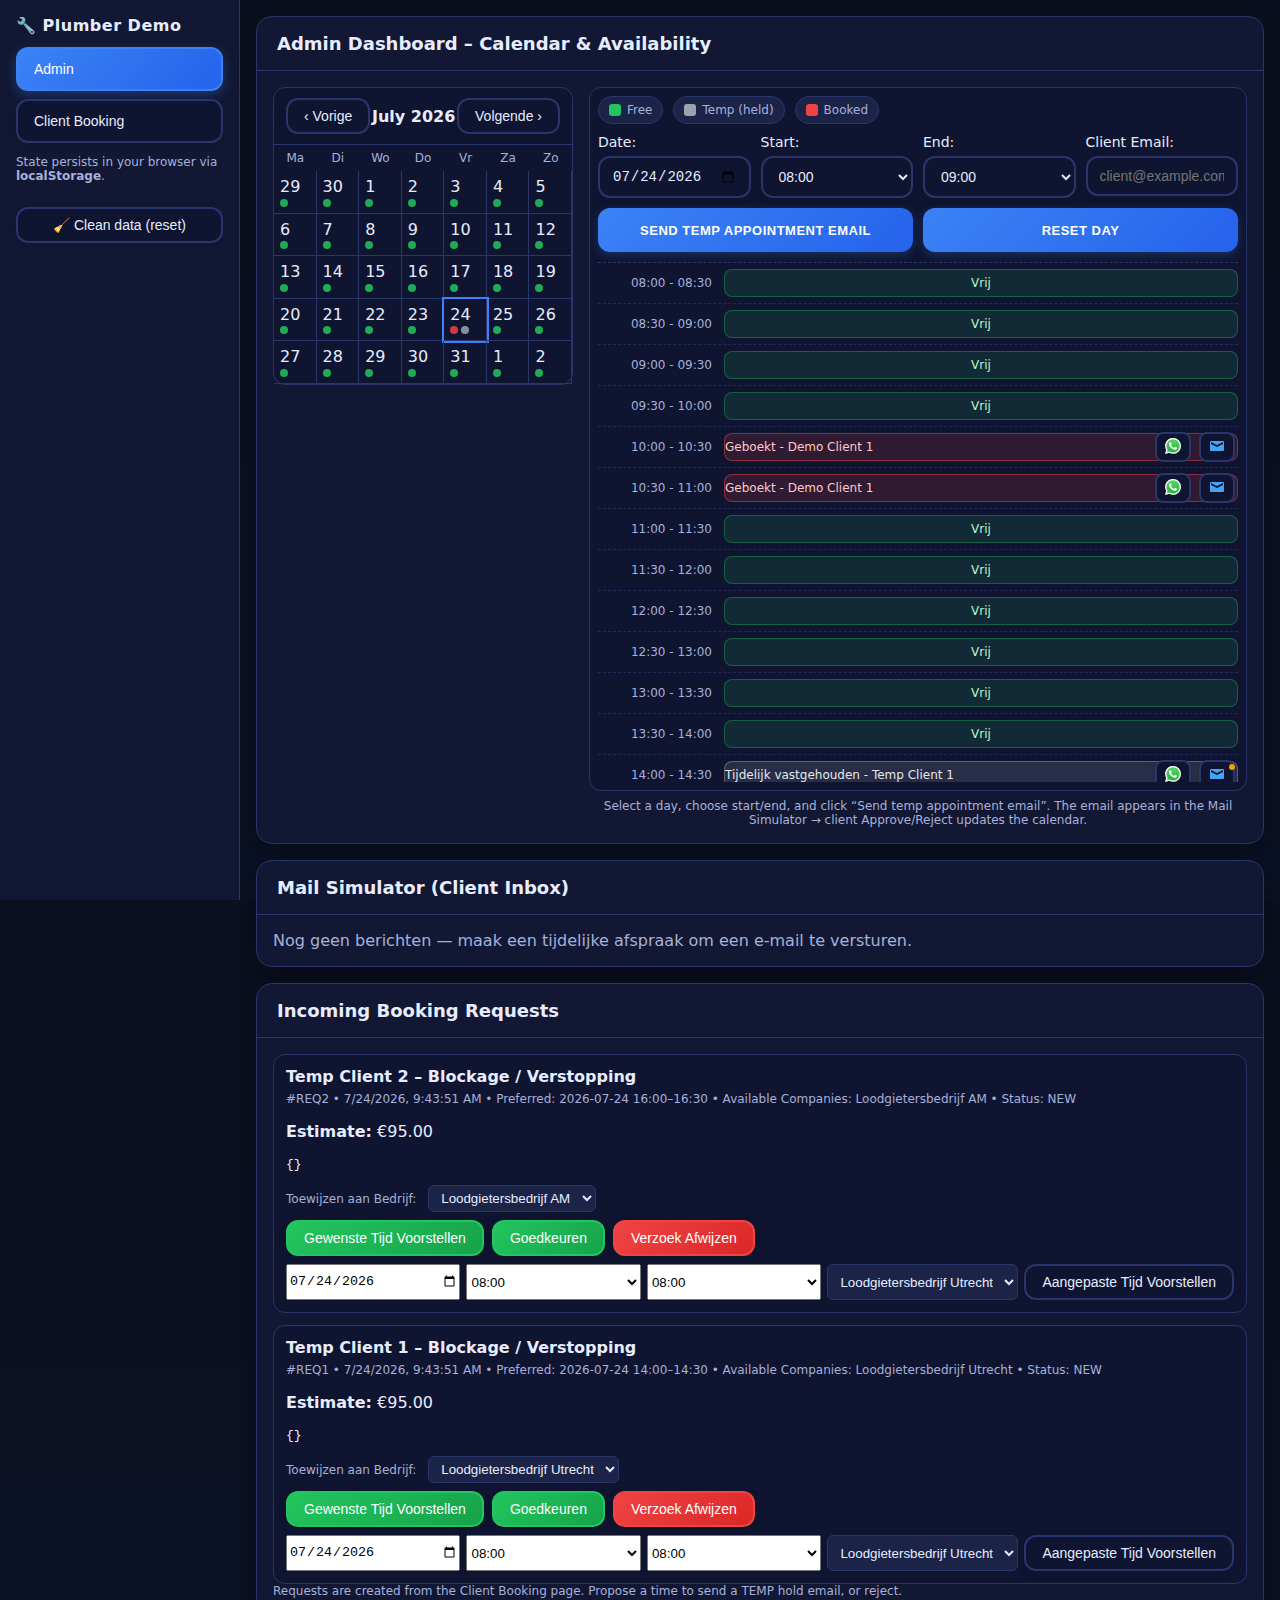
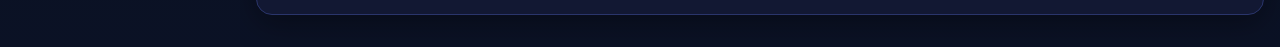
<file: plumber_demo_app_html_js.html>
<!DOCTYPE html>
<html lang="en">
    <head>
        <meta charset="UTF-8" />
        <meta name="viewport" content="width=device-width, initial-scale=1.0" />
        <title>Plumber Scheduling – Demo</title>
        <link rel="stylesheet" href="styles.css" />
    </head>
    <body>
        <div class="layout">
            <aside class="sidebar">
                <div class="brand">🔧 Plumber Demo</div>
                <div class="nav">
                    <button id="nav-admin" class="active">Admin</button>
                    <button id="nav-client">Client Booking</button>
                </div>
                <p class="note" style="margin-top: 12px">
                    State persists in your browser via <strong>localStorage</strong>.
                </p>
                <button id="btnClear" class="btn" style="margin-top: 12px; width: 100%">
                    🧹 Clean data (reset)
                </button>
            </aside>

            <!-- ADMIN PAGE -->
            <main id="page-admin" class="page">
                <section class="panel">
                    <h2>Admin Dashboard – Calendar & Availability</h2>
                    <div class="panel-body">
                        <div class="grid-2">
                            <div>
                                <div class="month" id="month"></div>
                            </div>
                            <div>
                                <div class="schedule">
                                    <div class="legend">
                                        <span class="pill"
                                            ><span
                                                class="swatch"
                                                style="background: var(--green)"
                                            ></span>
                                            Free</span
                                        >
                                        <span class="pill"
                                            ><span
                                                class="swatch"
                                                style="background: var(--gray)"
                                            ></span>
                                            Temp (held)</span
                                        >
                                        <span class="pill"
                                            ><span
                                                class="swatch"
                                                style="background: var(--red)"
                                            ></span>
                                            Booked</span
                                        >
                                    </div>

                                    <div class="controls">
                                        <label>
                                            Date:
                                            <input type="date" id="datePicker" />
                                        </label>
                                        <label>
                                            Start:
                                            <select id="startTime"></select>
                                        </label>
                                        <label>
                                            End:
                                            <select id="endTime"></select>
                                        </label>
                                        <label>
                                            Client Email:
                                            <input
                                                id="clientEmail"
                                                type="email"
                                                placeholder="client@example.com"
                                            />
                                        </label>
                                        <button id="btnHold">Send temp appointment email</button>
                                        <button id="btnResetDay" title="Clear day to all free">
                                            Reset day
                                        </button>
                                    </div>

                                    <div id="slots" class="slots" aria-live="polite"></div>
                                </div>
                                <div class="footer">
                                    Select a day, choose start/end, and click “Send temp appointment
                                    email”. The email appears in the Mail Simulator → client
                                    Approve/Reject updates the calendar.
                                </div>
                            </div>
                        </div>
                    </div>
                </section>

                <section class="panel">
                    <h2>Mail Simulator (Client Inbox)</h2>
                    <div class="panel-body">
                        <div id="mailList" class="mail-list"></div>
                    </div>
                </section>

                <section class="panel">
                    <h2>Incoming Booking Requests</h2>
                    <div class="panel-body">
                        <div id="requestList" class="request-list"></div>
                        <div class="note">
                            Requests are created from the Client Booking page. Propose a time to
                            send a TEMP hold email, or reject.
                        </div>
                    </div>
                </section>
            </main>

            <!-- CLIENT PAGE -->
            <main id="page-client" class="page" style="display: none">
                <section class="panel">
                    <h2>Client Booking – Choose Service & Time</h2>
                    <div class="panel-body">
                        <div id="c_error" class="error hidden" style="margin-bottom: 12px"></div>
                        <div class="client-grid">
                            <!-- Left: service & details -->
                            <div>
                                <div class="field">
                                    <label>Your name</label>
                                    <input id="c_name" placeholder="Jane Doe" />
                                </div>
                                <div class="field">
                                    <label>Your email</label>
                                    <input
                                        id="c_email"
                                        type="email"
                                        placeholder="jane@example.com"
                                    />
                                </div>
                                <div class="field">
                                    <label>Service</label>
                                    <select id="c_service"></select>
                                </div>
                                <div id="c_questions"></div>

                                <div class="field">
                                    <label>Estimated price</label>
                                    <div id="c_estimate" class="tag">Select a service…</div>
                                </div>
                            </div>

                            <!-- Right: time selection -->
                            <div id="client-right" class="hidden">
                                <div class="field">
                                    <label>Date</label>
                                    <input type="date" id="c_date" />
                                </div>
                                <div class="field">
                                    <label>Available times (free slots only)</label>
                                    <div id="c_times" class="timegrid"></div>
                                </div>
                                <div class="field">
                                    <label>Selected time</label>
                                    <div id="c_selected" class="tag">None</div>
                                </div>
                                <button id="c_send" class="btn" style="padding: 10px 14px">
                                    Send Request
                                </button>
                                <div id="c_result" class="note" style="margin-top: 8px"></div>
                            </div>
                        </div>
                    </div>
                </section>
            </main>
        </div>

        <script src="app.js" defer></script>
    </body>
</html>
</file>
<file: styles.css>
:root {
    --bg: #0b1020;
    --panel: #121833;
    --muted: #1b2347;
    --text: #e7ecff;
    --sub: #a7b0d9;
    --green: #22c55e;
    --red: #ef4444;
    --gray: #9ca3af;
    --yellow: #f59e0b;
    --blue: #3b82f6;
    --card: #0f1530;
    --border: #2a356b;
    --shadow: 0 8px 30px rgba(0, 0, 0, 0.35);
}

/* Light theme variables */
:root[data-theme='light'] {
    --bg: #f8fafc;
    --panel: #ffffff;
    --muted: #f1f5f9;
    --text: #1e293b;
    --sub: #475569;
    --green: #16a34a;
    --red: #dc2626;
    --gray: #6b7280;
    --yellow: #d97706;
    --blue: #2563eb;
    --card: #f8fafc;
    --border: #cbd5e1;
    --shadow: 0 8px 30px rgba(15, 23, 42, 0.08);
}
* {
    box-sizing: border-box;
}
html,
body {
    height: 100%;
}
body {
    margin: 0;
    background: linear-gradient(180deg, #0b1020, #0b1226);
    color: var(--text);
    font-family: Inter, ui-sans-serif, system-ui, -apple-system, Segoe UI, Roboto, Helvetica, Arial;
}

/* Light theme body background */
:root[data-theme='light'] body {
    background: linear-gradient(180deg, #f8fafc, #f1f5f9);
}

.sidebar-toggle {
    display: none;
    position: fixed;
    top: 16px;
    left: 16px;
    background: var(--card);
    border: 2px solid var(--border);
    color: var(--text);
    padding: 12px;
    border-radius: 12px;
    cursor: pointer;
    z-index: 1001;
    font-size: 18px;
    transition: all 0.2s ease;
    box-shadow: 0 2px 8px rgba(0, 0, 0, 0.1);
}
.sidebar-toggle:hover {
    background: var(--panel);
    border-color: var(--blue);
    transform: translateY(-1px);
    box-shadow: 0 4px 12px rgba(59, 130, 246, 0.2);
}

.theme-switcher {
    position: fixed;
    top: 16px;
    right: 16px;
    background: var(--card);
    border: 2px solid var(--border);
    color: var(--text);
    padding: 12px;
    border-radius: 12px;
    cursor: pointer;
    z-index: 1001;
    font-size: 18px;
    transition: all 0.2s ease;
    box-shadow: 0 2px 8px rgba(0, 0, 0, 0.1);
}

.theme-switcher:hover {
    background: var(--panel);
    border-color: var(--blue);
    transform: translateY(-1px);
    box-shadow: 0 4px 12px rgba(59, 130, 246, 0.2);
}

@media (max-width: 900px) {
    .theme-switcher {
        top: 16px;
        right: 16px;
        font-size: 16px;
        padding: 10px;
    }
}

.layout {
    display: grid;
    grid-template-columns: 240px 1fr;
    min-height: 100vh;
    overflow-x: hidden; /* Prevent horizontal scroll */
}
@media (max-width: 900px) {
    .sidebar-toggle {
        display: block;
    }
    .layout {
        grid-template-columns: 1fr;
    }
    .sidebar {
        transform: translateX(-100%);
        transition: transform 0.3s ease;
    }
    .sidebar.open {
        transform: translateX(0);
    }

    /* Make sidebar calendar more compact on mobile */
    .sidebar-calendar h3 {
        font-size: 13px;
    }

    .sidebar-day {
        min-height: 20px;
    }

    .sidebar-day .num {
        font-size: 9px;
    }

    .company-item {
        font-size: 9px;
    }

    .legend-item {
        font-size: 10px;
    }
}

/* Sidebar */
.sidebar {
    background: var(--panel);
    border-right: 1px solid var(--border);
    padding: 16px;
    position: sticky;
    top: 0;
    height: 100vh;
}
@media (max-width: 900px) {
    .sidebar {
        position: fixed;
        top: 0;
        left: 0;
        width: 240px;
        height: 100vh;
        z-index: 1000;
        transform: translateX(-100%);
        transition: transform 0.3s ease;
    }
    .sidebar.open {
        transform: translateX(0);
    }
}
.brand {
    font-weight: 800;
    letter-spacing: 0.5px;
    margin-bottom: 12px;
}
.nav {
    display: flex;
    flex-direction: column;
    gap: 8px;
}
.nav button {
    background: var(--card);
    border: 2px solid var(--border);
    color: var(--text);
    padding: 12px 16px;
    border-radius: 12px;
    text-align: left;
    cursor: pointer;
    font-size: 14px;
    font-weight: 500;
    transition: all 0.2s ease;
    box-shadow: 0 2px 8px rgba(0, 0, 0, 0.1);
    width: 100%;
}
.nav button:hover {
    background: var(--panel);
    border-color: var(--blue);
    transform: translateY(-1px);
    box-shadow: 0 4px 12px rgba(59, 130, 246, 0.2);
}
.nav button.active {
    background: linear-gradient(135deg, var(--blue), #2563eb);
    border-color: var(--blue);
    color: white;
    box-shadow: 0 4px 12px rgba(59, 130, 246, 0.3);
}

/* Sidebar Calendar Overview */
.sidebar-calendar {
    margin-top: 16px;
    padding: 12px 0;
    border-top: 1px solid var(--border);
}

.sidebar-calendar h3 {
    margin: 0 0 12px 0;
    font-size: 14px;
    font-weight: 600;
    color: var(--text);
}

.sidebar-calendar-legend {
    display: flex;
    flex-direction: column;
    gap: 4px;
    margin-bottom: 12px;
}

.legend-item {
    display: flex;
    align-items: center;
    gap: 8px;
    font-size: 11px;
    color: var(--sub);
}

.legend-color {
    width: 10px;
    height: 10px;
    border-radius: 2px;
    opacity: 0.8;
}

.sidebar-month {
    background: var(--card);
    border: 1px solid var(--border);
    border-radius: 8px;
    margin-bottom: 12px;
}

.sidebar-month header {
    display: flex;
    align-items: center;
    justify-content: space-between;
    padding: 6px 8px;
    border-bottom: 1px solid var(--border);
}

.sidebar-month header button {
    background: none;
    border: none;
    color: var(--sub);
    cursor: pointer;
    font-size: 12px;
    padding: 2px 6px;
    border-radius: 4px;
    transition: all 0.2s ease;
}

.sidebar-month header button:hover {
    background: var(--border);
    color: var(--text);
}

.sidebar-month header .title {
    font-weight: 500;
    font-size: 12px;
    color: var(--text);
}

.sidebar-dow,
.sidebar-days {
    display: grid;
    grid-template-columns: repeat(7, 1fr);
}

.sidebar-dow div {
    padding: 2px 0;
    text-align: center;
    color: var(--sub);
    font-size: 10px;
}

.sidebar-day {
    aspect-ratio: 1/1;
    position: relative;
    border-right: 1px solid var(--border);
    border-bottom: 1px solid var(--border);
    padding: 2px;
    cursor: pointer;
    background: var(--card);
    transition: all 0.2s ease;
    min-height: 24px;
    display: flex;
    align-items: center;
    justify-content: center;
}

.sidebar-day:hover {
    background: var(--panel);
}

.sidebar-day.selected {
    background: var(--blue);
    color: white;
}

.sidebar-day.out {
    color: var(--sub);
    opacity: 0.5;
}

.sidebar-day .num {
    font-size: 10px;
    font-weight: 500;
    z-index: 1;
    position: relative;
}

.sidebar-day .company-indicators {
    position: absolute;
    bottom: 1px;
    left: 1px;
    right: 1px;
    height: 3px;
    display: flex;
    gap: 0.5px;
    z-index: 2;
}

.sidebar-day .company-bar {
    flex: 1;
    height: 100%;
    opacity: 0.9;
    border-radius: 1px;
}

.company-legend {
    display: flex;
    flex-direction: column;
    gap: 4px;
}

.company-item {
    display: flex;
    align-items: center;
    gap: 6px;
    font-size: 10px;
    color: var(--sub);
}

.company-color {
    width: 8px;
    height: 8px;
    border-radius: 2px;
    opacity: 0.9;
}

/* Multi-Company Calendar Dashboard */
.multi-calendar-header {
    display: flex;
    justify-content: space-between;
    align-items: center;
    margin-bottom: 20px;
    flex-wrap: wrap;
    gap: 16px;
}

.calendar-controls {
    display: flex;
    align-items: center;
    gap: 16px;
}

.calendar-controls h3 {
    margin: 0;
    font-size: 18px;
    font-weight: 600;
    color: var(--text);
    min-width: 180px;
    text-align: center;
}

.nav-btn {
    background: var(--card);
    border: 2px solid var(--border);
    color: var(--text);
    padding: 8px 16px;
    border-radius: 12px;
    cursor: pointer;
    font-size: 14px;
    font-weight: 500;
    transition: all 0.2s ease;
    box-shadow: 0 2px 8px rgba(0, 0, 0, 0.1);
}

.nav-btn:hover {
    background: var(--panel);
    border-color: var(--blue);
    transform: translateY(-1px);
    box-shadow: 0 4px 12px rgba(59, 130, 246, 0.2);
}

.company-filters {
    display: flex;
    align-items: center;
    gap: 16px;
    flex-wrap: wrap;
}

.filter-title {
    font-size: 14px;
    font-weight: 500;
    color: var(--text);
}

.company-filter {
    display: flex;
    align-items: center;
    gap: 8px;
    cursor: pointer;
    font-size: 13px;
    color: var(--text);
    padding: 6px 12px;
    border-radius: 8px;
    transition: background 0.2s ease;
}

.company-filter:hover {
    background: var(--muted);
}

.company-filter input[type='checkbox'] {
    margin: 0;
    accent-color: var(--blue);
}

.filter-color {
    width: 12px;
    height: 12px;
    border-radius: 3px;
    opacity: 0.9;
}

.multi-calendar-grid {
    display: grid;
    grid-template-columns: 1fr 350px;
    gap: 20px;
    min-width: 0; /* Prevent grid overflow */
    overflow: hidden; /* Prevent horizontal scroll */
}

@media (max-width: 1400px) {
    .multi-calendar-grid {
        grid-template-columns: 1fr 300px;
        gap: 16px;
    }
}

@media (max-width: 1200px) {
    .multi-calendar-grid {
        grid-template-columns: 1fr;
        gap: 16px;
    }
}

@media (max-width: 768px) {
    .multi-calendar-grid {
        grid-template-columns: 1fr;
        gap: 12px;
    }

    .multi-calendar-container {
        padding: 12px;
    }

    .day-details-panel {
        padding: 12px;
        max-height: 400px;
    }
}

.multi-calendar-container {
    background: var(--card);
    border: 1px solid var(--border);
    border-radius: 12px;
    padding: 16px;
    min-width: 0; /* Prevent overflow */
    overflow: hidden; /* Hide any internal overflow */
}

.multi-calendar {
    width: 100%;
    min-width: 0; /* Allow shrinking */
}

.multi-calendar .calendar-header {
    display: grid;
    grid-template-columns: repeat(7, 1fr);
    margin-bottom: 8px;
}

.multi-calendar .calendar-header .dow {
    padding: 12px 8px;
    text-align: center;
    color: var(--sub);
    font-size: 13px;
    font-weight: 500;
    border-bottom: 1px solid var(--border);
}

.multi-calendar .calendar-body {
    display: grid;
    grid-template-columns: repeat(7, 1fr);
    gap: 1px;
    background: var(--border);
    border-radius: 8px;
    overflow: hidden;
}

.multi-calendar .calendar-day {
    aspect-ratio: 1/1;
    background: var(--card);
    position: relative;
    cursor: pointer;
    transition: all 0.2s ease;
    padding: 8px;
    min-height: 80px;
    display: flex;
    flex-direction: column;
}

.multi-calendar .calendar-day:hover {
    background: var(--panel);
    transform: scale(1.02);
    z-index: 10;
    box-shadow: 0 4px 12px rgba(0, 0, 0, 0.2);
}

.multi-calendar .calendar-day.selected {
    background: linear-gradient(135deg, var(--blue), #2563eb);
    color: white;
    box-shadow: 0 4px 12px rgba(59, 130, 246, 0.3);
}

.multi-calendar .calendar-day.out {
    opacity: 0.4;
}

.multi-calendar .day-number {
    font-size: 14px;
    font-weight: 600;
    margin-bottom: 4px;
}

.multi-calendar .day-appointments {
    flex: 1;
    display: flex;
    flex-direction: column;
    gap: 2px;
    overflow: hidden;
}

.multi-calendar .appointment-indicator {
    background: var(--muted);
    border-radius: 3px;
    padding: 2px 4px;
    font-size: 10px;
    color: var(--text);
    overflow: hidden;
    text-overflow: ellipsis;
    white-space: nowrap;
    border-left: 3px solid;
    position: relative;
}

.multi-calendar .appointment-indicator.booked {
    background: rgba(239, 68, 68, 0.15);
    border-left-color: #ef4444;
    color: #fecaca;
}

.multi-calendar .appointment-indicator.temp {
    background: rgba(156, 163, 175, 0.18);
    border-left-color: #9ca3af;
    color: #e5e7eb;
}

.multi-calendar .appointment-indicator.cancelled {
    background: rgba(159, 18, 57, 0.15);
    border-left-color: #be123c;
    color: #fecdd3;
    text-decoration: line-through;
    opacity: 0.7;
}

.day-details-panel {
    background: var(--card);
    border: 1px solid var(--border);
    border-radius: 12px;
    padding: 16px;
    max-height: 600px;
    overflow-y: auto;
    min-width: 0; /* Allow shrinking */
    width: 100%; /* Take full available width in grid */
}

.day-details-header {
    margin-bottom: 16px;
    padding-bottom: 16px;
    border-bottom: 1px solid var(--border);
}

.day-details-header h4 {
    margin: 0 0 8px 0;
    font-size: 16px;
    font-weight: 600;
    color: var(--text);
}

.day-summary {
    font-size: 13px;
    color: var(--sub);
}

.appointments-list {
    display: flex;
    flex-direction: column;
    gap: 12px;
}

.no-selection {
    text-align: center;
    color: var(--sub);
    font-size: 14px;
    padding: 40px 20px;
    background: var(--muted);
    border-radius: 8px;
}

.company-appointments {
    background: var(--muted);
    border-radius: 8px;
    padding: 12px;
    border-left: 4px solid;
}

.company-appointments.company-C1 {
    border-left-color: #22c55e;
}

.company-appointments.company-C2 {
    border-left-color: #3b82f6;
}

.company-appointments.company-C3 {
    border-left-color: #f59e0b;
}

.company-appointments h5 {
    margin: 0 0 8px 0;
    font-size: 14px;
    font-weight: 600;
    color: var(--text);
    display: flex;
    align-items: center;
    gap: 8px;
}

.company-appointments .company-icon {
    width: 12px;
    height: 12px;
    border-radius: 2px;
}

.company-appointments.company-C1 .company-icon {
    background: #22c55e;
}

.company-appointments.company-C2 .company-icon {
    background: #3b82f6;
}

.company-appointments.company-C3 .company-icon {
    background: #f59e0b;
}

.appointment-item {
    background: var(--card);
    border: 1px solid var(--border);
    border-radius: 6px;
    padding: 8px;
    margin-bottom: 6px;
}

.appointment-item:last-child {
    margin-bottom: 0;
}

.appointment-time {
    font-size: 13px;
    font-weight: 600;
    color: var(--blue);
    margin-bottom: 4px;
}

.appointment-customer {
    font-size: 12px;
    color: var(--text);
    margin-bottom: 2px;
}

.appointment-status {
    font-size: 11px;
    padding: 2px 6px;
    border-radius: 4px;
    display: inline-block;
}

.appointment-status.confirmed {
    background: rgba(34, 197, 94, 0.15);
    color: #22c55e;
}

.appointment-status.temp {
    background: rgba(156, 163, 175, 0.18);
    color: #9ca3af;
}

.appointment-status.cancelled {
    background: rgba(159, 18, 57, 0.15);
    color: #be123c;
    text-decoration: line-through;
}

.no-appointments {
    color: var(--sub);
    font-size: 12px;
    font-style: italic;
    padding: 8px;
    text-align: center;
    background: var(--card);
    border-radius: 6px;
}

@media (max-width: 900px) {
    .multi-calendar-header {
        flex-direction: column;
        align-items: stretch;
    }

    .company-filters {
        justify-content: center;
    }

    .multi-calendar .calendar-day {
        min-height: 60px;
        padding: 4px;
    }

    .multi-calendar .day-number {
        font-size: 12px;
    }

    .multi-calendar .appointment-indicator {
        font-size: 9px;
        padding: 1px 3px;
    }
}

/* Panels */
.page {
    padding: 16px;
    min-width: 0; /* Prevent overflow */
    overflow-x: hidden; /* Hide horizontal scroll */
}
.panel {
    background: var(--panel);
    border: 1px solid var(--border);
    border-radius: 16px;
    box-shadow: var(--shadow);
    margin-bottom: 16px;
}
.panel h2 {
    margin: 0;
    padding: 16px 20px;
    border-bottom: 1px solid var(--border);
    font-size: 18px;
}
.panel-body {
    padding: 16px;
}

.app {
    display: grid;
    grid-template-columns: 1.2fr 0.8fr;
    gap: 16px;
    max-width: 1400px;
    margin: 0 auto;
}
@media (max-width: 1100px) {
    .app {
        grid-template-columns: 1fr;
    }
}

.grid-2 {
    display: grid;
    grid-template-columns: 300px 1fr;
    gap: 16px;
}
@media (max-width: 900px) {
    .grid-2 {
        grid-template-columns: 1fr;
    }
}

/* Month calendar */
.month {
    background: var(--card);
    border: 1px solid var(--border);
    border-radius: 12px;
}
.month header {
    display: flex;
    align-items: center;
    justify-content: space-between;
    padding: 10px 12px;
    border-bottom: 1px solid var(--border);
}
.month header button {
    background: var(--card);
    border: 2px solid var(--border);
    color: var(--text);
    padding: 8px 16px;
    border-radius: 12px;
    cursor: pointer;
    font-size: 14px;
    font-weight: 500;
    transition: all 0.2s ease;
    box-shadow: 0 2px 8px rgba(0, 0, 0, 0.1);
}
.month header button:hover {
    background: var(--panel);
    border-color: var(--blue);
    transform: translateY(-1px);
    box-shadow: 0 4px 12px rgba(59, 130, 246, 0.2);
}
.month header .title {
    font-weight: 600;
}
.dow,
.days {
    display: grid;
    grid-template-columns: repeat(7, 1fr);
}
.dow div {
    padding: 6px 0;
    text-align: center;
    color: var(--sub);
    font-size: 12px;
}
.day {
    aspect-ratio: 1/1;
    position: relative;
    border-right: 1px solid var(--border);
    border-bottom: 1px solid var(--border);
    padding: 6px;
    cursor: pointer;
}
@media (max-width: 600px) {
    .day {
        padding: 8px;
        min-height: 44px; /* Minimum touch target */
    }
    .day .num {
        font-size: 14px;
    }
}
.dots {
    position: absolute;
    left: 6px;
    bottom: 6px;
    display: flex;
    gap: 3px;
}
.dot {
    width: 8px;
    height: 8px;
    border-radius: 999px;
    opacity: 0.85;
}

/* Day schedule */
.schedule {
    background: var(--card);
    border: 1px solid var(--border);
    border-radius: 12px;
    padding: 8px;
}
.legend {
    display: flex;
    gap: 10px;
    flex-wrap: wrap;
    margin-bottom: 10px;
}
.pill {
    display: inline-flex;
    align-items: center;
    gap: 6px;
    border: 1px solid var(--border);
    background: var(--muted);
    padding: 6px 10px;
    border-radius: 999px;
    font-size: 12px;
    color: var(--sub);
}
.swatch {
    width: 12px;
    height: 12px;
    border-radius: 3px;
}

.slots {
    max-height: 520px;
    overflow: auto;
    border-top: 1px dashed var(--border);
}
.trow {
    display: grid;
    grid-template-columns: 120px 1fr;
    gap: 6px;
    align-items: center;
    padding: 6px 0;
    border-bottom: 1px dashed #202a5a;
}
.time {
    color: var(--sub);
    font-size: 12px;
    text-align: right;
    padding-right: 6px;
}
.slot {
    height: 28px;
    border-radius: 8px;
    border: 1px solid var(--border);
    display: flex;
    align-items: center;
    justify-content: center;
    font-size: 12px;
    cursor: pointer;
    user-select: none;
}
@media (max-width: 600px) {
    .slot {
        height: 36px;
        font-size: 14px;
    }
    .trow {
        grid-template-columns: 110px 1fr;
    }
    .time {
        font-size: 11px;
    }
}
.FREE {
    background: rgba(34, 197, 94, 0.12);
    border-color: rgba(34, 197, 94, 0.35);
    color: #b9f6ca;
}
.TEMP {
    background: rgba(156, 163, 175, 0.18);
    border-color: rgba(156, 163, 175, 0.45);
    color: #e5e7eb;
    position: relative;
}

.TEMP::after {
    content: '';
    position: absolute;
    top: 2px;
    right: 2px;
    width: 6px;
    height: 6px;
    background: var(--yellow);
    border-radius: 50%;
    animation: pulse-timer 2s infinite;
}

@keyframes pulse-timer {
    0%,
    100% {
        opacity: 1;
        transform: scale(1);
    }
    50% {
        opacity: 0.5;
        transform: scale(0.8);
    }
}

/* Timer display styles */
.timer-info {
    color: var(--yellow);
    font-size: 11px;
    font-weight: 500;
    margin-left: 8px;
}

.timer-expired {
    color: var(--red);
    font-weight: 600;
}

.timer-warning {
    color: var(--yellow);
    font-weight: 500;
}
.BOOKED {
    background: rgba(239, 68, 68, 0.15);
    border-color: rgba(239, 68, 68, 0.5);
    color: #fecaca;
}

.UNAVAILABLE {
    background: rgba(245, 158, 11, 0.15);
    border-color: rgba(245, 158, 11, 0.5);
    color: #fed7aa;
    position: relative;
}

.UNAVAILABLE::after {
    content: '🚫';
    position: absolute;
    top: 50%;
    right: 8px;
    transform: translateY(-50%);
    font-size: 12px;
    opacity: 0.7;
}

/* Light theme adjustments for time slots */
:root[data-theme='light'] .FREE {
    background: rgba(22, 163, 74, 0.08);
    border-color: rgba(22, 163, 74, 0.3);
    color: #166534;
}

:root[data-theme='light'] .TEMP {
    background: rgba(107, 114, 128, 0.1);
    border-color: rgba(107, 114, 128, 0.3);
    color: #374151;
}

:root[data-theme='light'] .BOOKED {
    background: rgba(220, 38, 38, 0.08);
    border-color: rgba(220, 38, 38, 0.3);
    color: #991b1b;
}

:root[data-theme='light'] .UNAVAILABLE {
    background: rgba(217, 119, 6, 0.08);
    border-color: rgba(217, 119, 6, 0.3);
    color: #92400e;
}

/* Light theme timer info adjustments */
:root[data-theme='light'] .timer-info {
    color: #d97706;
}

:root[data-theme='light'] .timer-expired {
    color: #dc2626;
}

:root[data-theme='light'] .timer-warning {
    color: #d97706;
}

.controls {
    display: grid;
    grid-template-columns: repeat(auto-fit, minmax(150px, 1fr));
    gap: 10px;
    margin: 10px 0;
}
@media (max-width: 600px) {
    .controls {
        grid-template-columns: 1fr;
    }
    .controls button {
        grid-column: span 1;
    }
}

.controls label {
    display: flex;
    flex-direction: column;
    gap: 6px;
    font-size: 14px;
    font-weight: 500;
    color: var(--text);
}
.controls select,
.controls input,
.controls button {
    background: var(--card);
    border: 2px solid var(--border);
    color: var(--text);
    padding: 10px 12px;
    border-radius: 12px;
    font-size: 14px;
    transition: all 0.18s ease;
    box-shadow: 0 2px 6px rgba(0, 0, 0, 0.08);
    min-height: 40px;
}
.controls select:focus,
.controls input:focus {
    outline: none;
    border-color: var(--blue);
    box-shadow: 0 0 0 3px rgba(59, 130, 246, 0.1);
    background: var(--panel);
}
.controls select:hover,
.controls input:hover {
    border-color: var(--blue);
    background: var(--panel);
}
.controls button {
    cursor: pointer;
    grid-column: span 2;
    background: linear-gradient(135deg, var(--blue), #2563eb);
    border: none;
    color: white;
    font-weight: 600;
    text-transform: uppercase;
    letter-spacing: 0.5px;
    box-shadow: 0 3px 10px rgba(59, 130, 246, 0.25);
    transition: all 0.18s ease;
    padding: 12px 16px;
    font-size: 13px;
    min-height: 44px;
}
.controls button:hover {
    background: linear-gradient(135deg, #2563eb, #1d4ed8);
    transform: translateY(-1px);
    box-shadow: 0 6px 16px rgba(59, 130, 246, 0.4);
}
.controls button:active {
    transform: translateY(0);
    box-shadow: 0 2px 8px rgba(59, 130, 246, 0.3);
}

/* Controls actions wrapper - lays out the three admin buttons */
.controls-actions {
    display: flex;
    flex-wrap: wrap;
    gap: 12px;
    align-items: center;
    justify-content: flex-start;
    width: 100%;
    grid-column: span 2; /* Takes full width in the controls grid */
}

/* Override button styles for controls-actions buttons */
.controls-actions button {
    grid-column: unset; /* Remove grid column spanning */
    padding: 12px 16px;
    font-size: 13px;
    min-height: 44px;
    border-radius: 12px;
    white-space: nowrap;
}

.controls-actions .primary {
    flex: 1 1 auto; /* primary buttons expand */
}
.controls-actions .secondary {
    flex: 0 0 auto; /* reset stays compact */
    background: linear-gradient(135deg, var(--gray), #6b7280) !important;
    min-width: 120px;
}
.controls-actions .secondary:hover {
    background: linear-gradient(135deg, #6b7280, #4b5563) !important;
    box-shadow: 0 6px 16px rgba(107, 114, 128, 0.4);
}

@media (max-width: 700px) {
    .controls-actions {
        flex-direction: column;
        gap: 10px;
    }
    .controls-actions .primary,
    .controls-actions .secondary {
        width: 100%;
        flex: none;
    }
}

/* Mail simulator */
.mail-list {
    display: flex;
    flex-direction: column;
    gap: 12px;
}
.mail {
    background: var(--card);
    border: 1px solid var(--border);
    border-radius: 12px;
    padding: 12px;
}
.subj {
    font-weight: 700;
    margin-bottom: 6px;
}
.meta {
    color: var(--sub);
    font-size: 12px;
    margin-bottom: 8px;
}
.actions {
    display: flex;
    gap: 8px;
    margin-top: 8px;
}
.btn {
    border: 2px solid var(--border);
    background: var(--card);
    color: var(--text);
    padding: 8px 16px;
    border-radius: 12px;
    cursor: pointer;
    font-size: 14px;
    font-weight: 500;
    transition: all 0.2s ease;
    box-shadow: 0 2px 8px rgba(0, 0, 0, 0.1);
}
.btn:hover {
    background: var(--panel);
    border-color: var(--blue);
    transform: translateY(-1px);
    box-shadow: 0 4px 12px rgba(59, 130, 246, 0.2);
}
.btn.approve {
    background: linear-gradient(135deg, var(--green), #16a34a);
    border-color: var(--green);
    color: white;
}
.btn.approve:hover {
    background: linear-gradient(135deg, #16a34a, #15803d);
    box-shadow: 0 4px 12px rgba(34, 197, 94, 0.3);
}
.btn.reject {
    background: linear-gradient(135deg, var(--red), #dc2626);
    border-color: var(--red);
    color: white;
}
.btn.reject:hover {
    background: linear-gradient(135deg, #dc2626, #b91c1c);
    box-shadow: 0 4px 12px rgba(239, 68, 68, 0.3);
}
.btn.btn-cancel {
    background: linear-gradient(135deg, #9f1239, #be123c);
    border-color: #be123c;
    color: white;
}
.btn.btn-cancel:hover {
    background: linear-gradient(135deg, #881337, #9f1239);
    box-shadow: 0 4px 12px rgba(159, 18, 57, 0.3);
    transform: translateY(-1px);
}

/* Action buttons in slots */
.action-btn {
    background: var(--card);
    border: 2px solid var(--border);
    color: var(--text);
    padding: 4px 8px;
    border-radius: 8px;
    cursor: pointer;
    font-size: 11px;
    font-weight: 500;
    margin: 0 2px;
    transition: all 0.2s ease;
    box-shadow: 0 1px 4px rgba(0, 0, 0, 0.1);
}
.action-btn:hover {
    background: var(--blue);
    border-color: var(--blue);
    color: white;
    transform: translateY(-1px);
    box-shadow: 0 2px 8px rgba(59, 130, 246, 0.3);
}

.footer {
    color: var(--sub);
    font-size: 12px;
    text-align: center;
    margin-top: 8px;
}

/* Client page */
.client-grid {
    display: grid;
    grid-template-columns: 1fr 1fr;
    gap: 16px;
    max-width: 1200px;
    margin: 0 auto;
}
@media (max-width: 1000px) {
    .client-grid {
        grid-template-columns: 1fr;
    }
}
.form-row {
    display: grid;
    grid-template-columns: 1fr 1fr;
    gap: 10px;
}
.field {
    display: flex;
    flex-direction: column;
    gap: 6px;
    margin-bottom: 10px;
}
.field input,
.field select,
.field textarea {
    background: var(--muted);
    border: 1px solid var(--border);
    color: var(--text);
    padding: 10px;
    border-radius: 10px;
}
@media (max-width: 600px) {
    .field input,
    .field select,
    .field textarea {
        padding: 12px;
        font-size: 16px; /* Prevents zoom on iOS */
    }
}
.tag {
    display: inline-block;
    background: var(--muted);
    border: 1px solid var(--border);
    padding: 8px 12px;
    border-radius: 8px;
    color: var(--text);
    font-size: 13px;
    min-width: 120px;
}

#c_estimate {
    background: linear-gradient(135deg, var(--green), #16a34a);
    color: white;
    font-weight: 600;
    border: 1px solid var(--green);
}
.timegrid {
    display: grid;
    grid-template-columns: repeat(auto-fill, minmax(120px, 1fr));
    gap: 8px;
}
@media (max-width: 600px) {
    .timegrid {
        grid-template-columns: repeat(auto-fill, minmax(140px, 1fr));
        gap: 10px;
    }
}
.timebtn {
    border: 1px solid var(--border);
    background: var(--muted);
    color: var(--text);
    padding: 8px 10px;
    border-radius: 10px;
    cursor: pointer;
    text-align: center;
}
.timebtn.selected {
    outline: 2px solid var(--blue);
}

.request-list {
    display: flex;
    flex-direction: column;
    gap: 12px;
}
.note {
    color: var(--sub);
    font-size: 12px;
}
.error {
    color: #fecaca;
    background: rgba(239, 68, 68, 0.12);
    border: 1px solid rgba(239, 68, 68, 0.5);
    padding: 8px 10px;
    border-radius: 8px;
}
.hidden {
    display: none !important;
}

/* Popup Modal */
.popup-overlay {
    position: fixed;
    top: 0;
    left: 0;
    width: 100%;
    height: 100%;
    background: rgba(0, 0, 0, 0.7);
    display: flex;
    align-items: center;
    justify-content: center;
    z-index: 1000;
}
.popup {
    background: var(--panel);
    border: 1px solid var(--border);
    border-radius: 16px;
    padding: 20px;
    max-width: 500px;
    width: 90%;
    box-shadow: var(--shadow);
    position: relative;
}
.popup h3 {
    margin: 0 0 16px 0;
    color: var(--text);
}
.popup-close {
    position: absolute;
    top: 12px;
    right: 16px;
    background: none;
    border: none;
    color: var(--sub);
    font-size: 20px;
    cursor: pointer;
    padding: 4px;
}
.popup-close:hover {
    color: var(--text);
}
.popup-info {
    display: flex;
    flex-direction: column;
    gap: 8px;
}
.popup-row {
    display: flex;
    justify-content: space-between;
    padding: 4px 0;
    border-bottom: 1px solid var(--border);
}
.popup-row:last-child {
    border-bottom: none;
}
.popup-label {
    color: var(--sub);
    font-weight: 600;
}
.popup-value {
    color: var(--text);
}

/* Weekly Availability Popup Styles */
.weekly-availability-popup {
    min-width: 500px;
    max-width: 600px;
}

.week-info {
    background: var(--muted);
    border: 1px solid var(--border);
    border-radius: 8px;
    padding: 12px;
    margin-bottom: 16px;
}

.week-info p {
    margin: 4px 0;
}

.availability-options {
    display: flex;
    flex-direction: column;
    gap: 16px;
    margin-bottom: 20px;
}

.option-group {
    display: flex;
    flex-direction: column;
    gap: 8px;
}

.option-title {
    font-weight: 500;
    color: var(--text);
    font-size: 14px;
}

.week-select {
    background: var(--card);
    border: 2px solid var(--border);
    color: var(--text);
    padding: 10px 12px;
    border-radius: 8px;
    font-size: 14px;
    transition: all 0.2s ease;
}

.week-select:focus {
    outline: none;
    border-color: var(--blue);
    box-shadow: 0 0 0 3px rgba(59, 130, 246, 0.1);
}

.popup-actions {
    display: flex;
    gap: 12px;
    justify-content: flex-end;
    margin-top: 16px;
}

.popup-actions .btn {
    padding: 10px 20px;
    font-size: 14px;
}

.popup-actions .primary {
    background: linear-gradient(135deg, var(--blue), #2563eb);
    border-color: var(--blue);
    color: white;
}

.popup-actions .secondary {
    background: var(--card);
    border-color: var(--border);
    color: var(--text);
}

/* Conflict Warning Styles */
.conflict-popup {
    min-width: 500px;
    max-width: 700px;
}

.conflict-warning {
    color: var(--text);
}

.conflict-warning p {
    margin: 8px 0;
}

.conflicts-list {
    background: var(--muted);
    border: 1px solid rgba(239, 68, 68, 0.3);
    border-radius: 8px;
    padding: 12px;
    margin: 12px 0;
    max-height: 300px;
    overflow-y: auto;
}

.conflict-day {
    margin-bottom: 12px;
}

.conflict-day:last-child {
    margin-bottom: 0;
}

.conflict-date {
    font-weight: 600;
    color: var(--text);
    margin-bottom: 4px;
    padding-bottom: 2px;
    border-bottom: 1px solid var(--border);
}

.conflict-slots {
    list-style: none;
    margin: 0;
    padding: 0;
    padding-left: 12px;
}

.conflict-slots li {
    color: var(--sub);
    padding: 2px 0;
    font-size: 13px;
}

.conflict-slots li::before {
    content: '• ';
    color: var(--red);
    font-weight: bold;
    margin-right: 6px;
}

/* Confirmation Popup Styles */
.confirmation-popup {
    min-width: 450px;
    max-width: 500px;
}

.confirmation-details {
    background: var(--muted);
    border: 1px solid var(--border);
    border-radius: 8px;
    padding: 12px;
    margin-bottom: 16px;
}

.confirmation-message {
    padding: 12px;
    background: rgba(59, 130, 246, 0.1);
    border: 1px solid rgba(59, 130, 246, 0.2);
    border-radius: 8px;
    margin-bottom: 16px;
}

.confirmation-message p {
    margin: 0;
    color: var(--text);
    font-size: 14px;
    line-height: 1.4;
}
</file>
